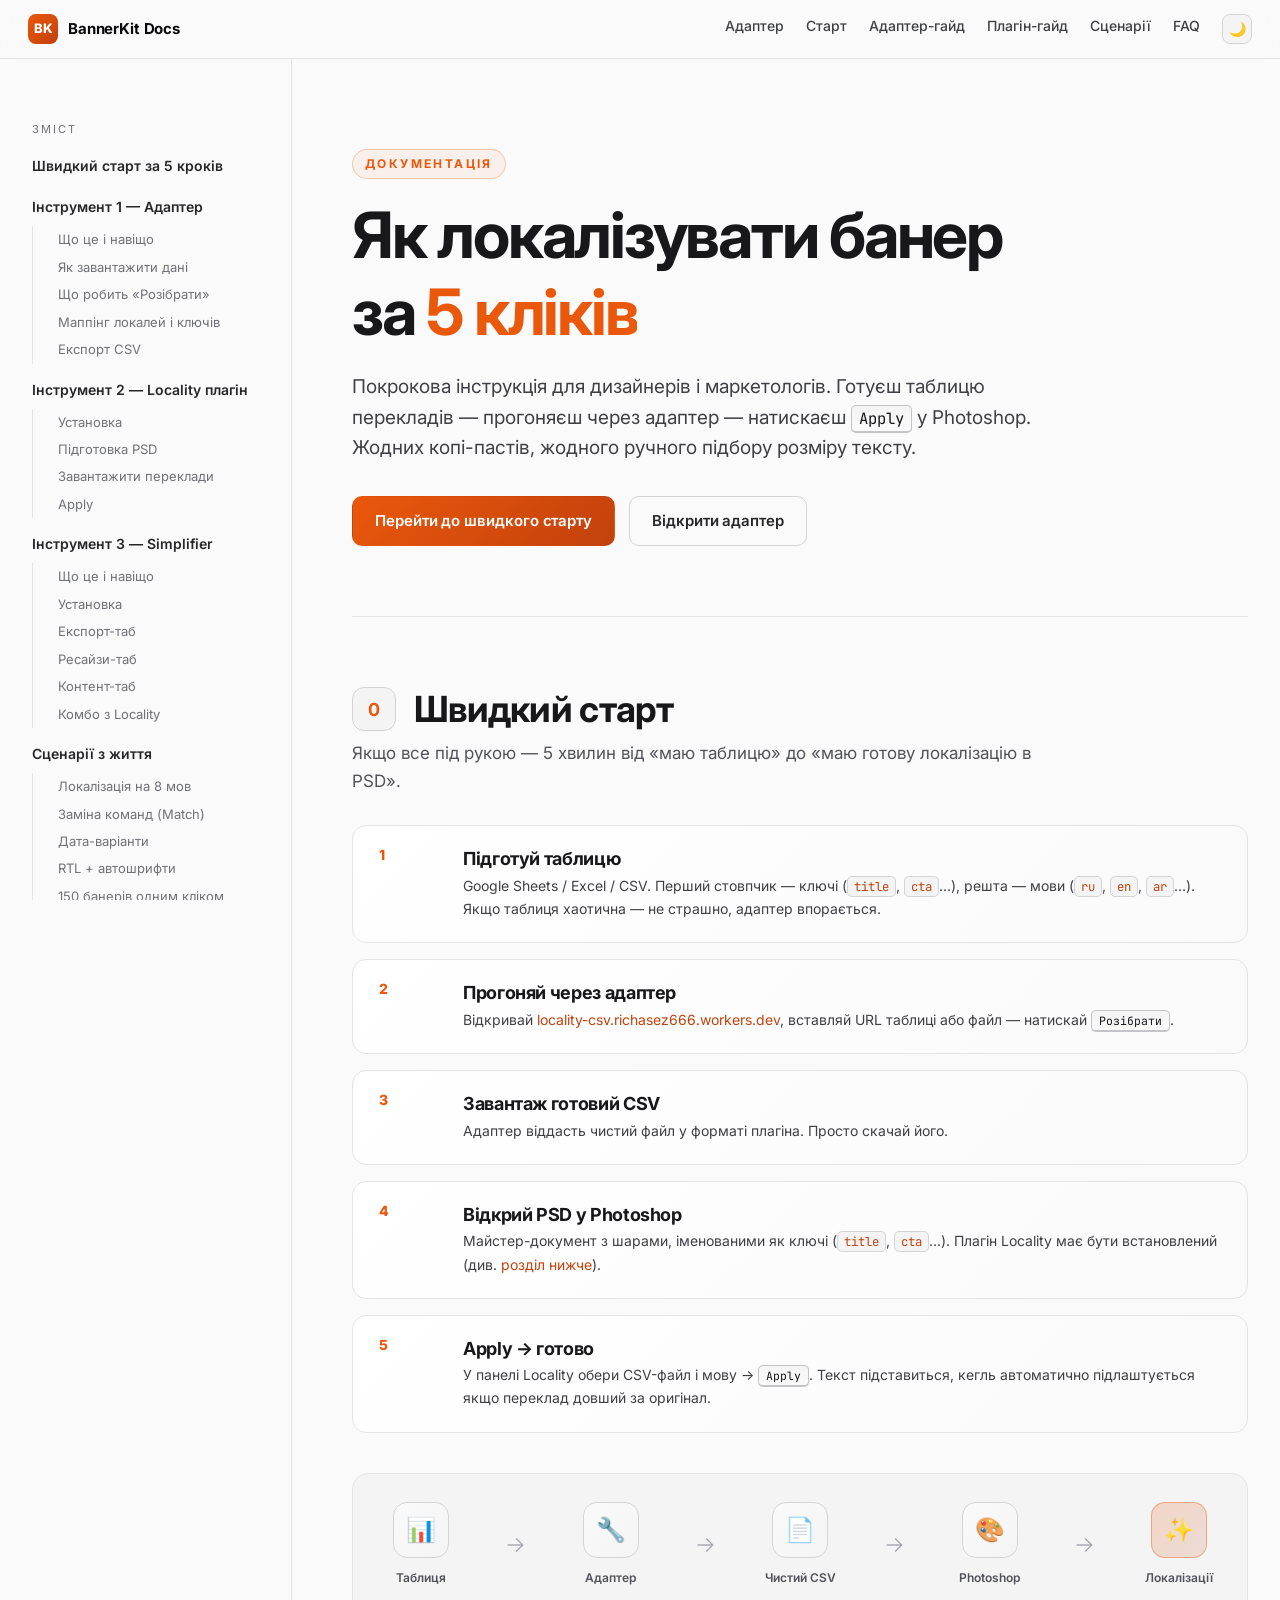
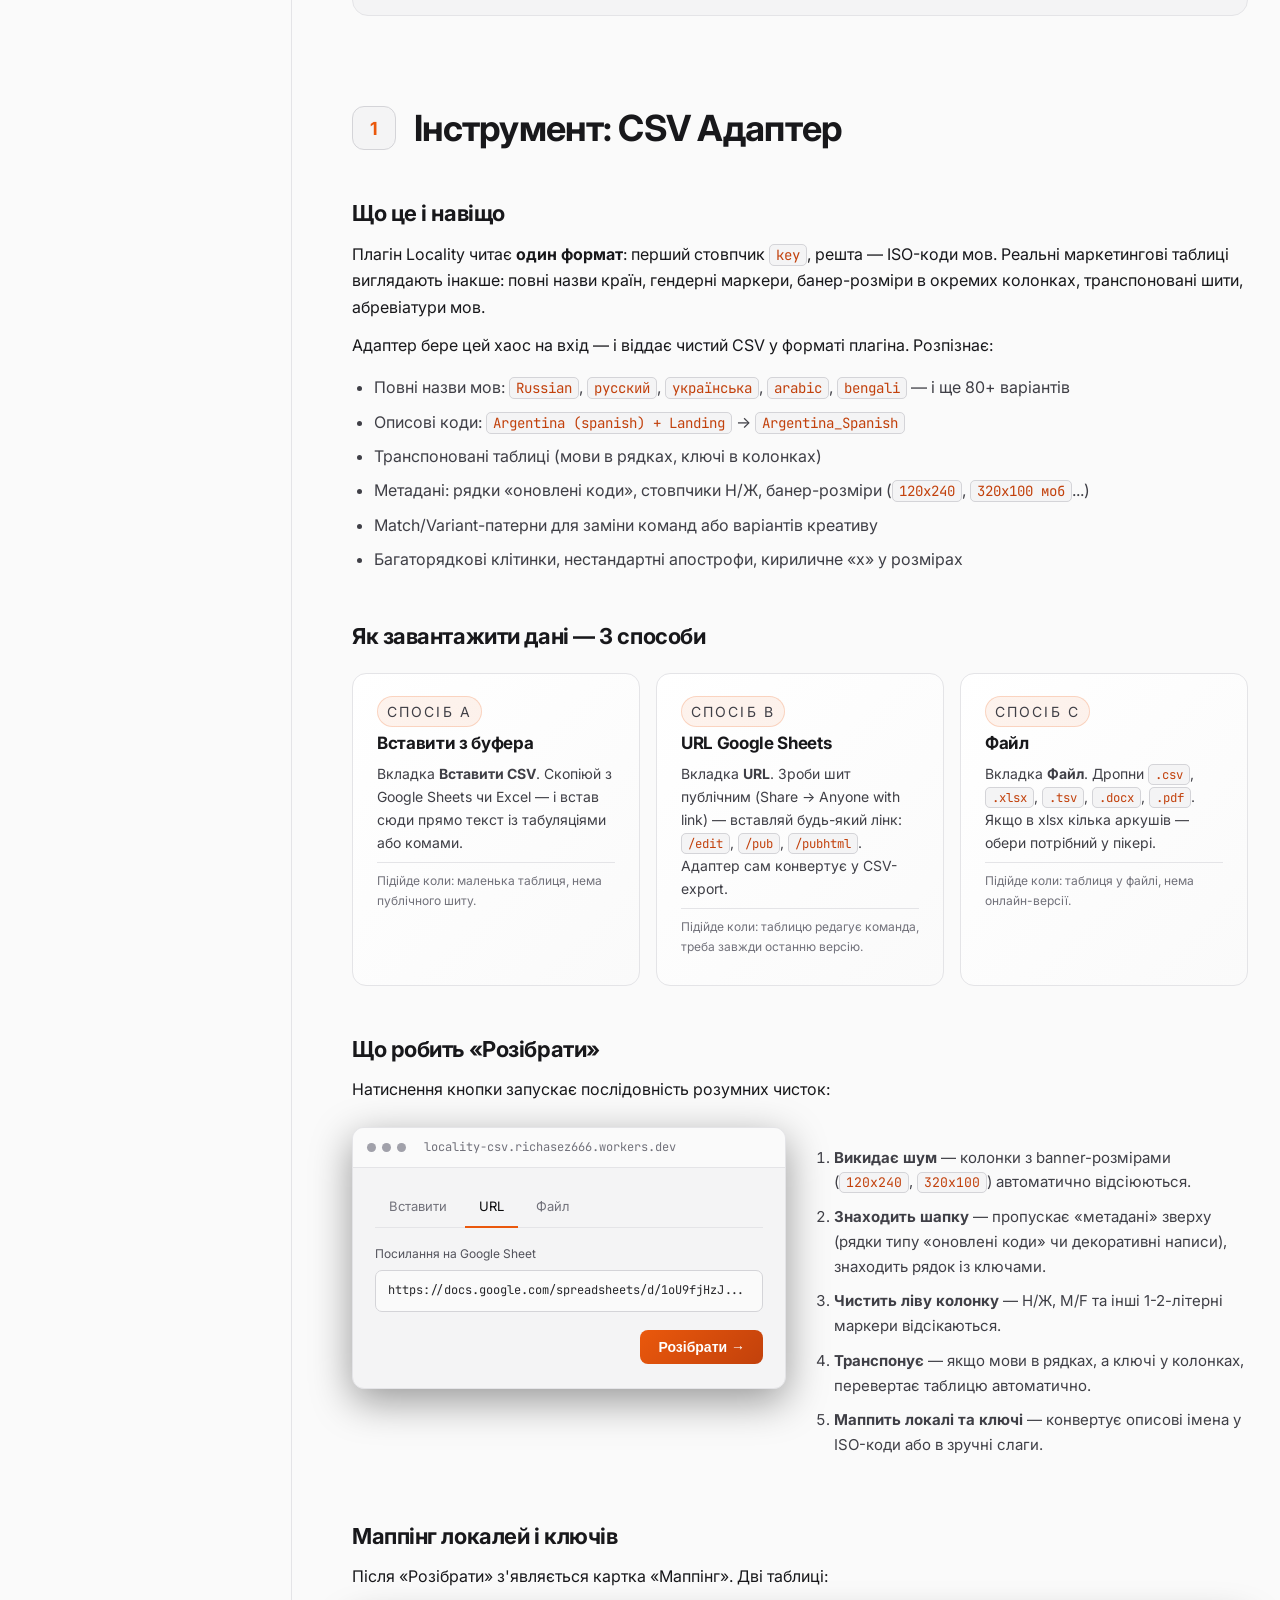
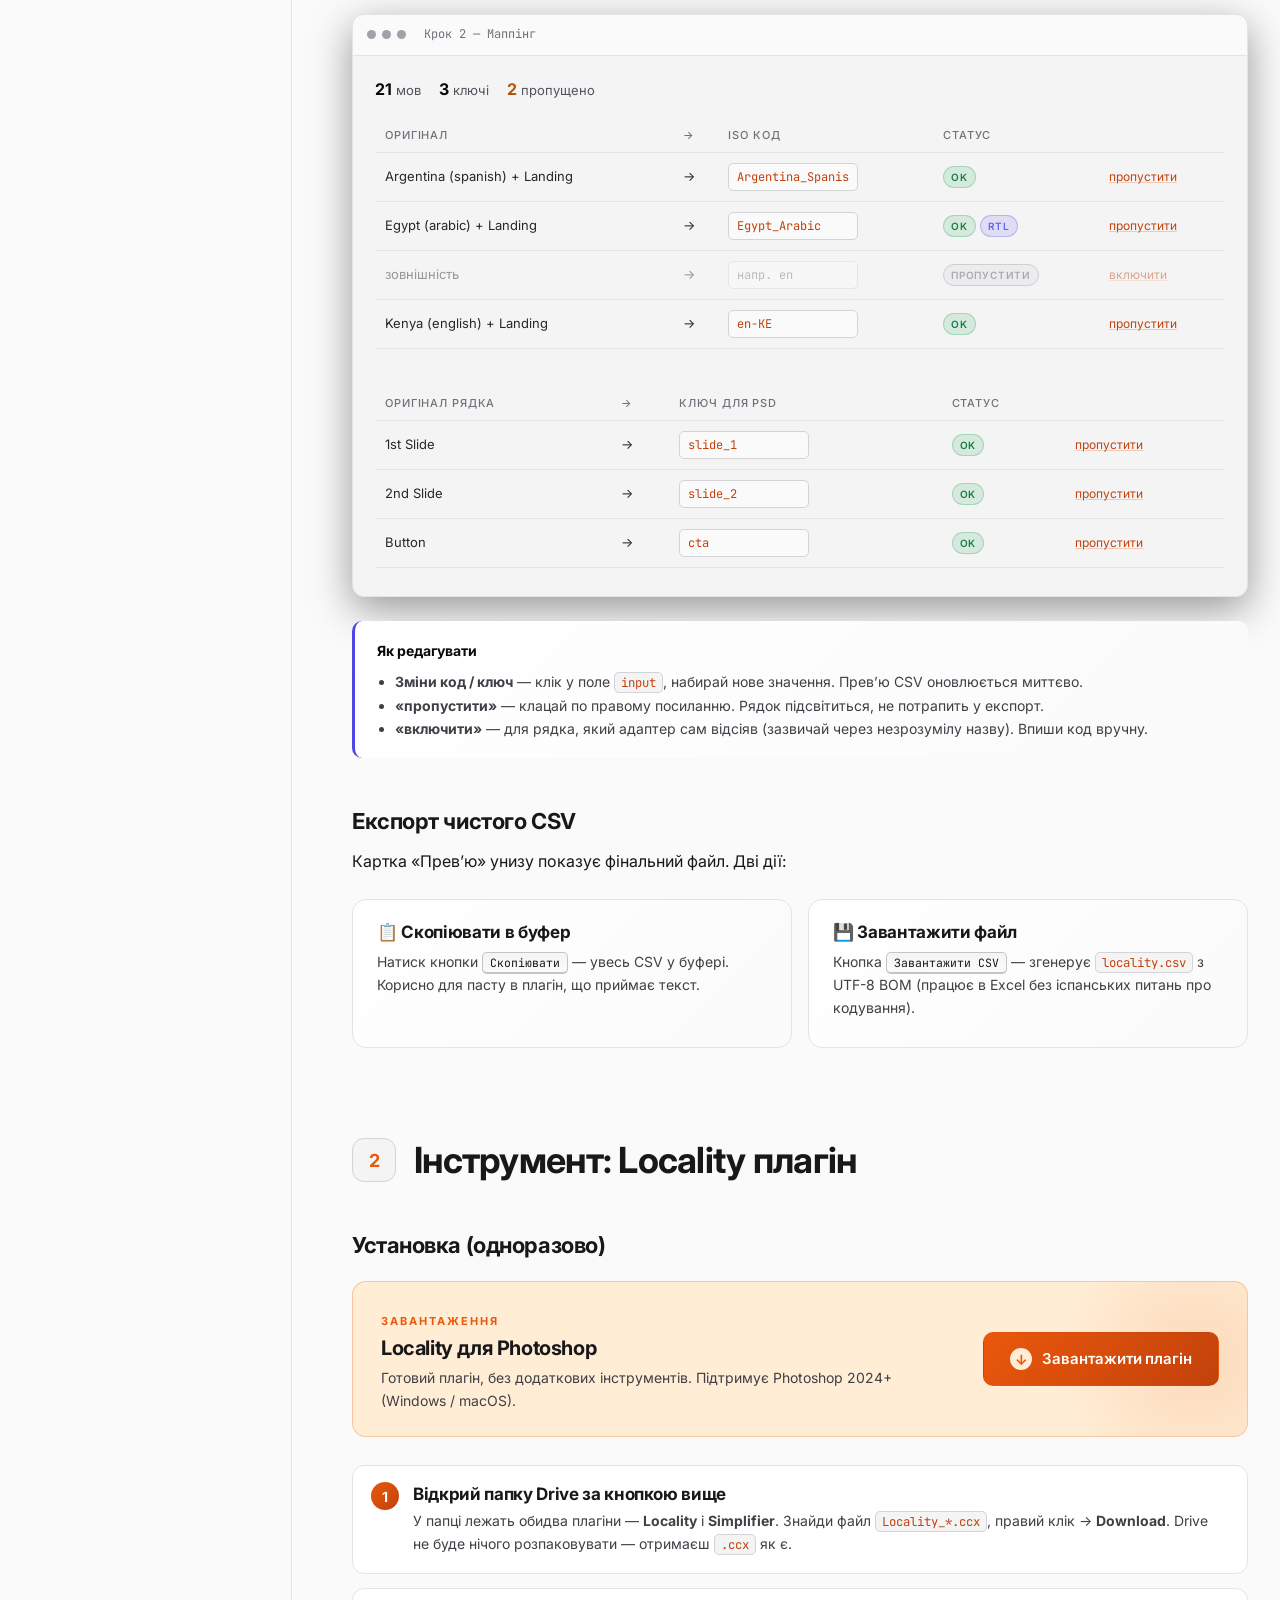
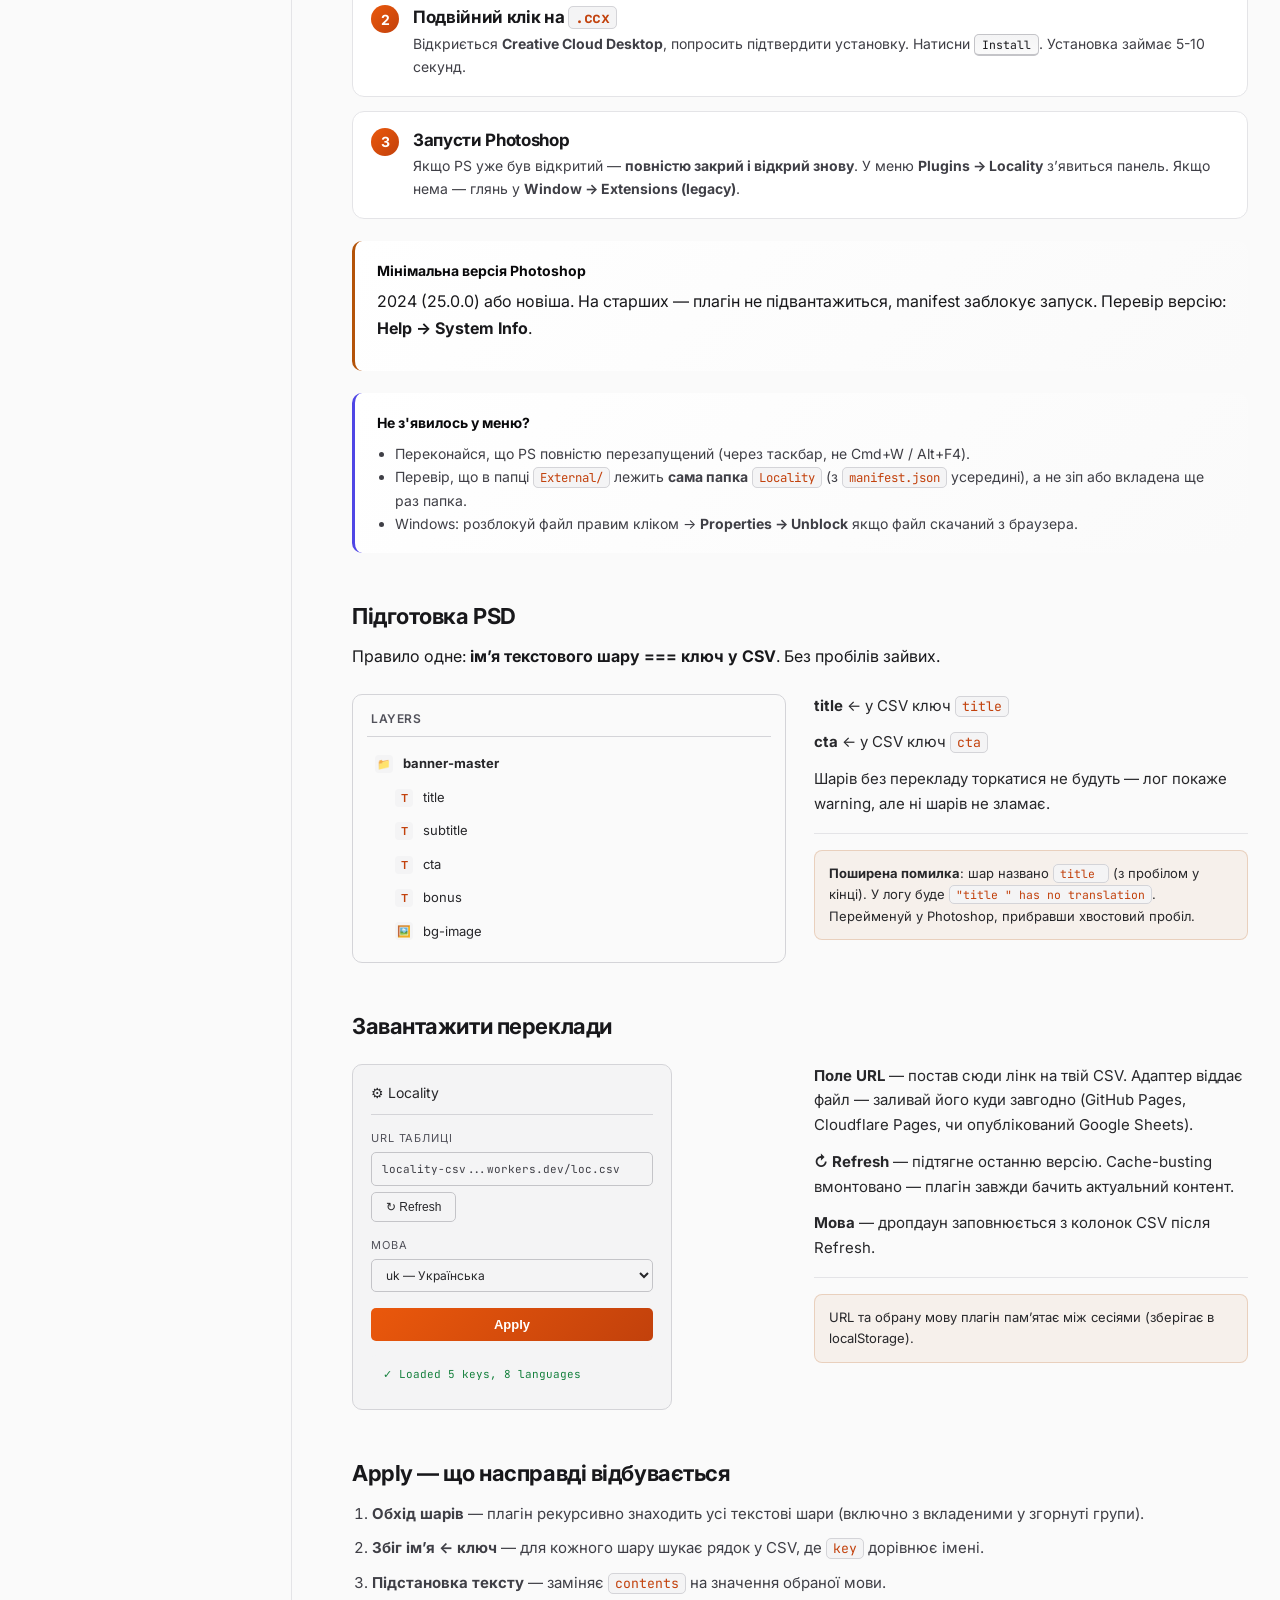
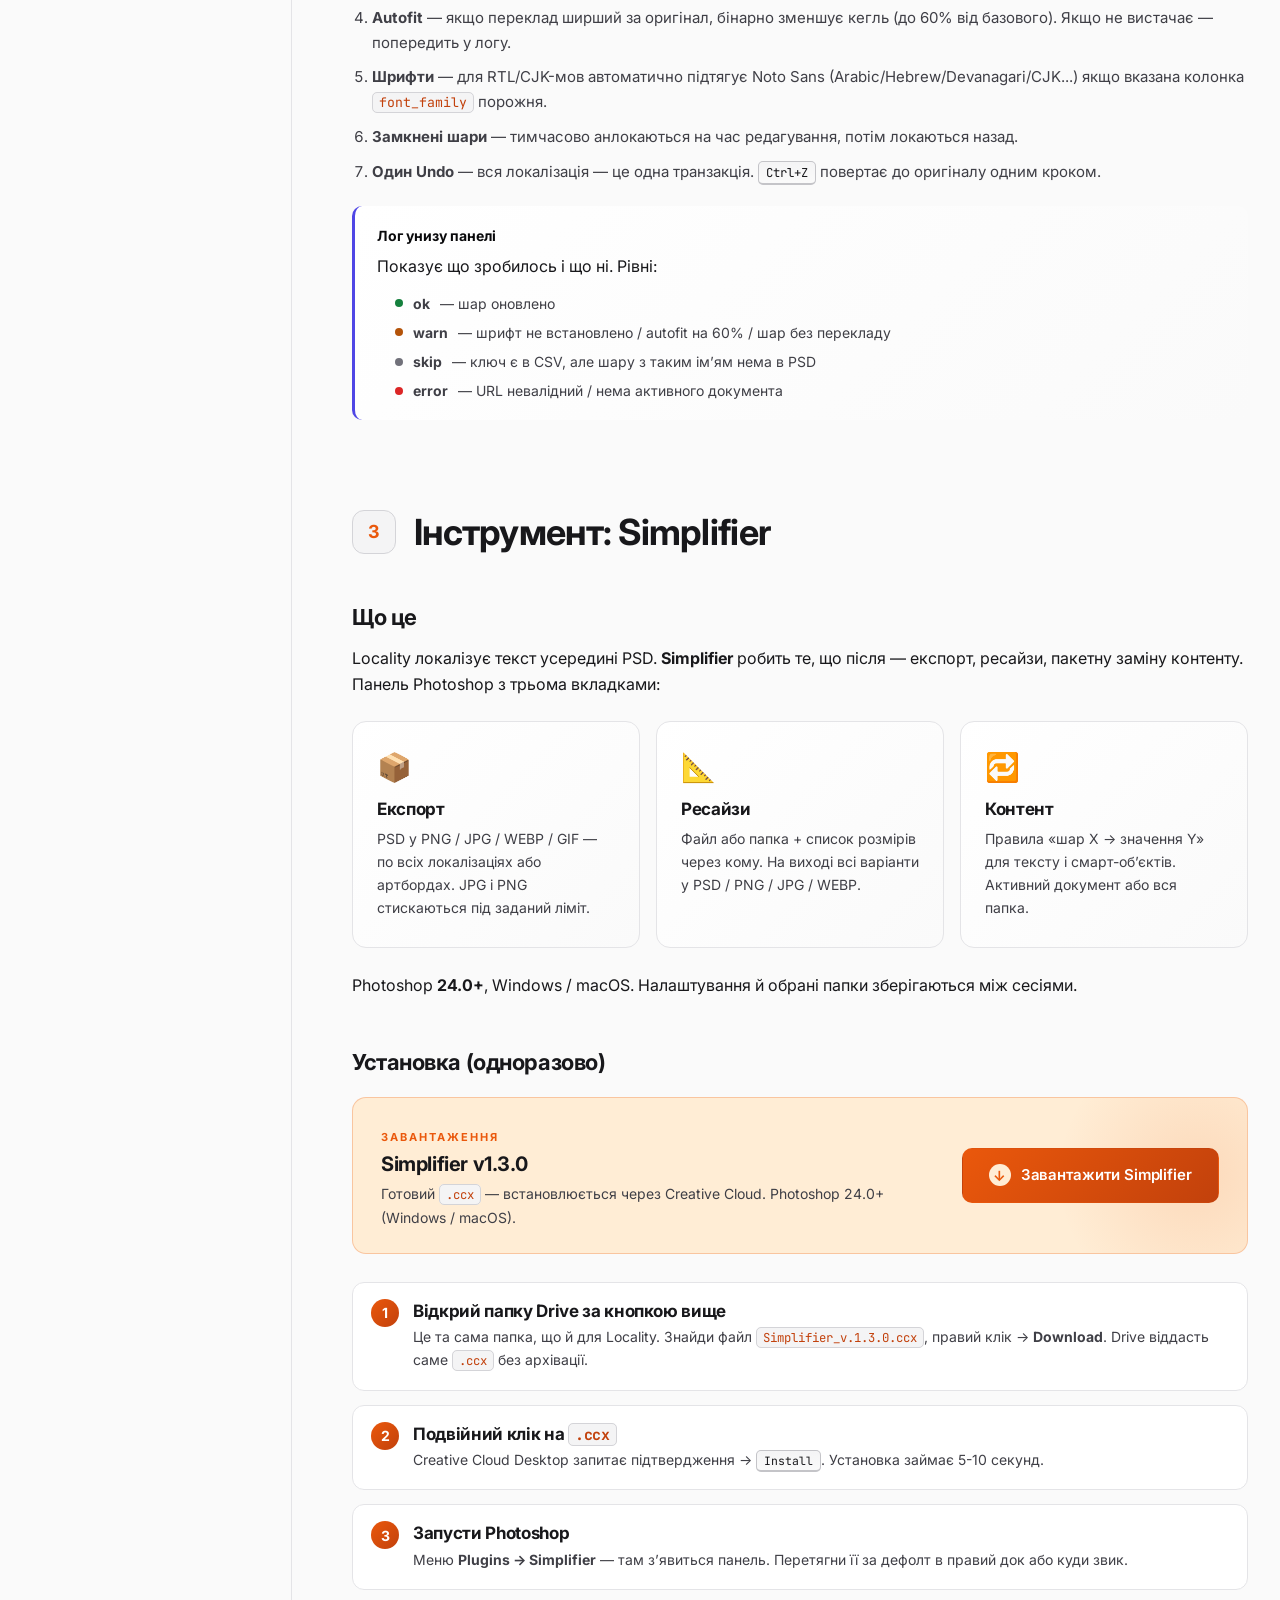
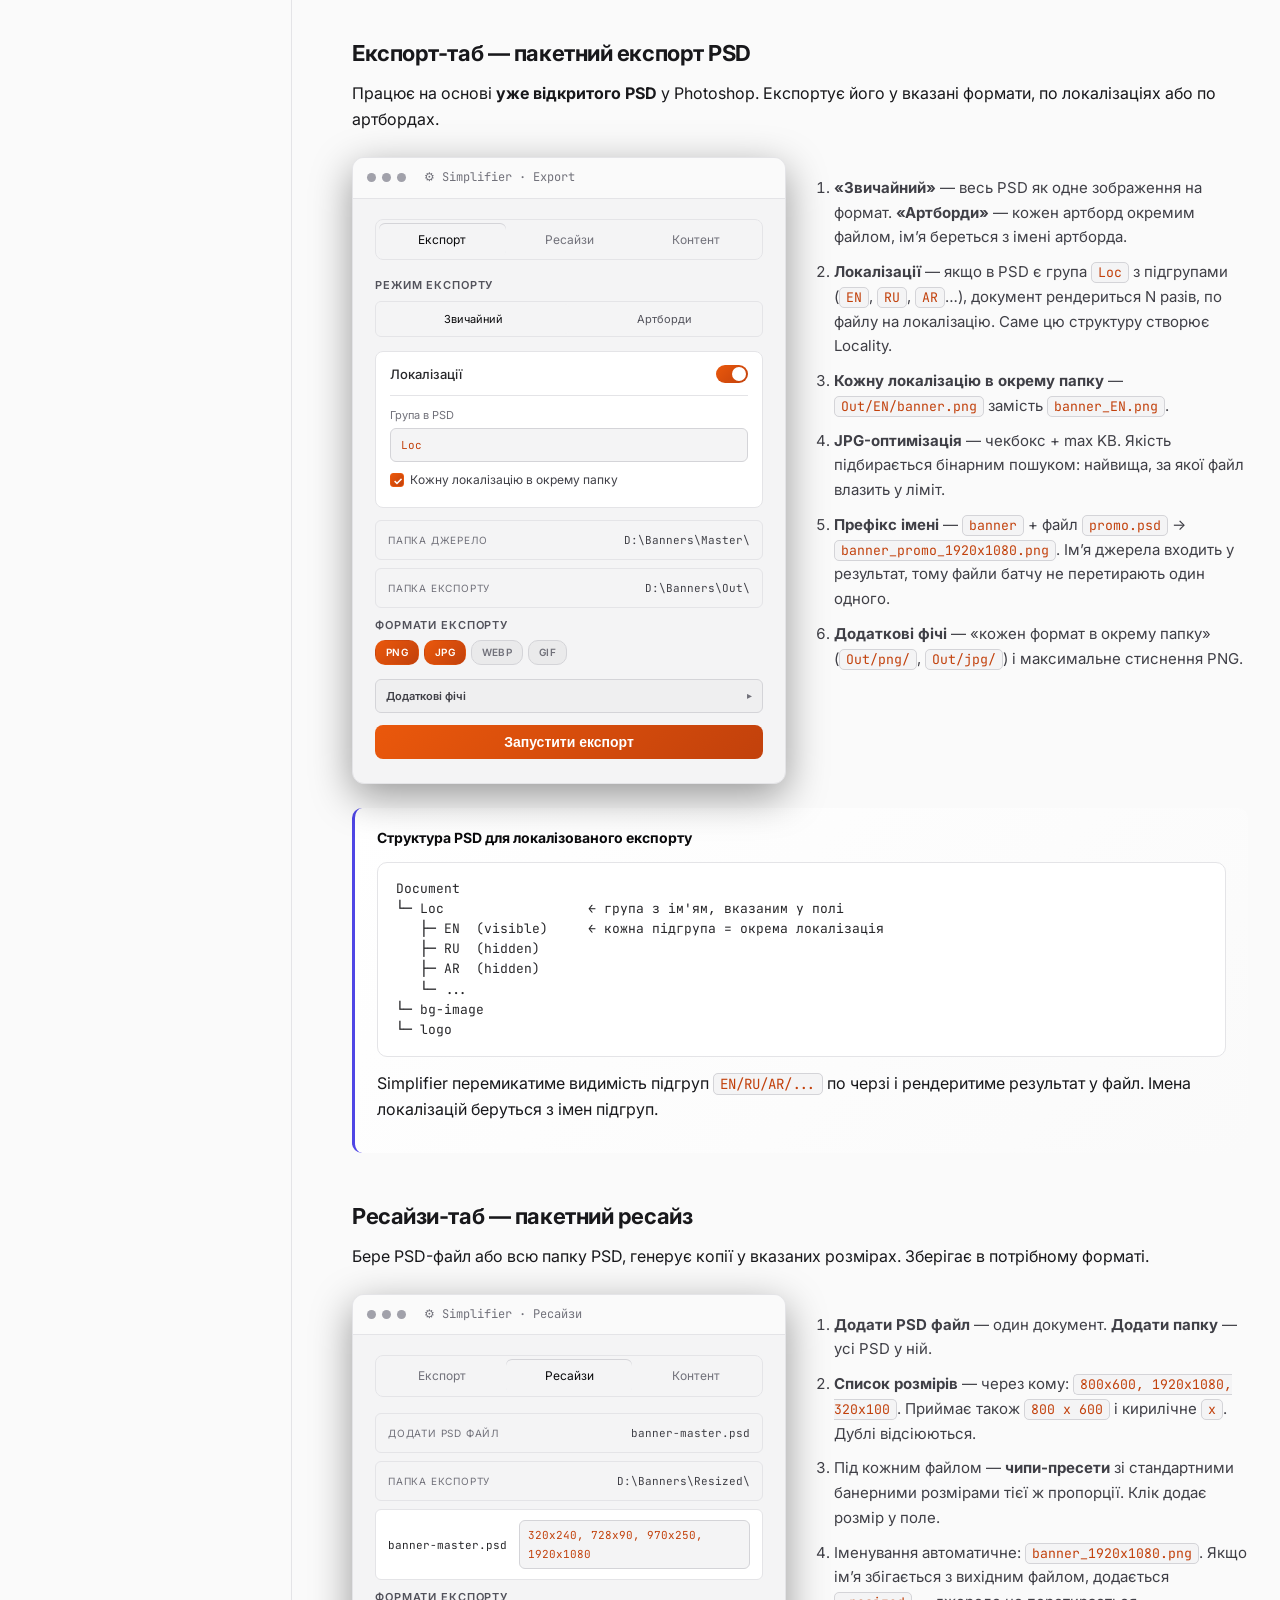
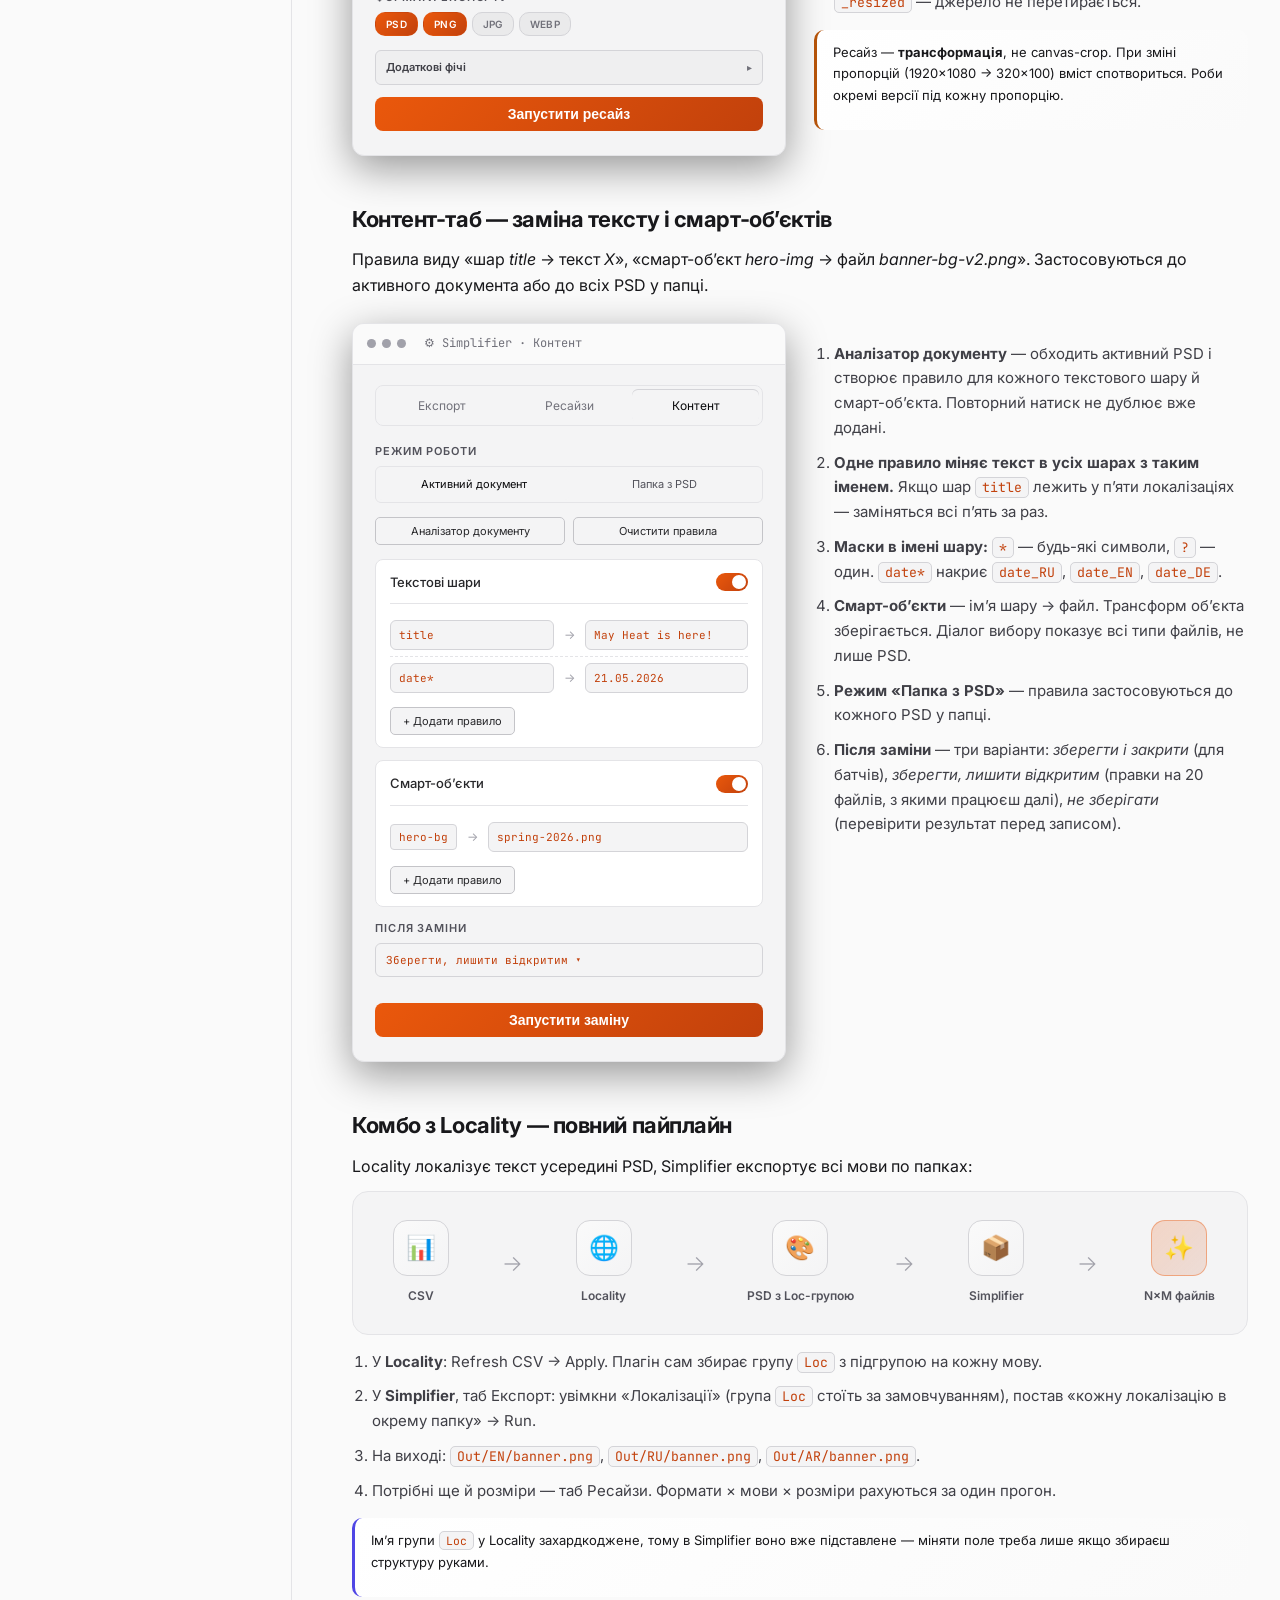
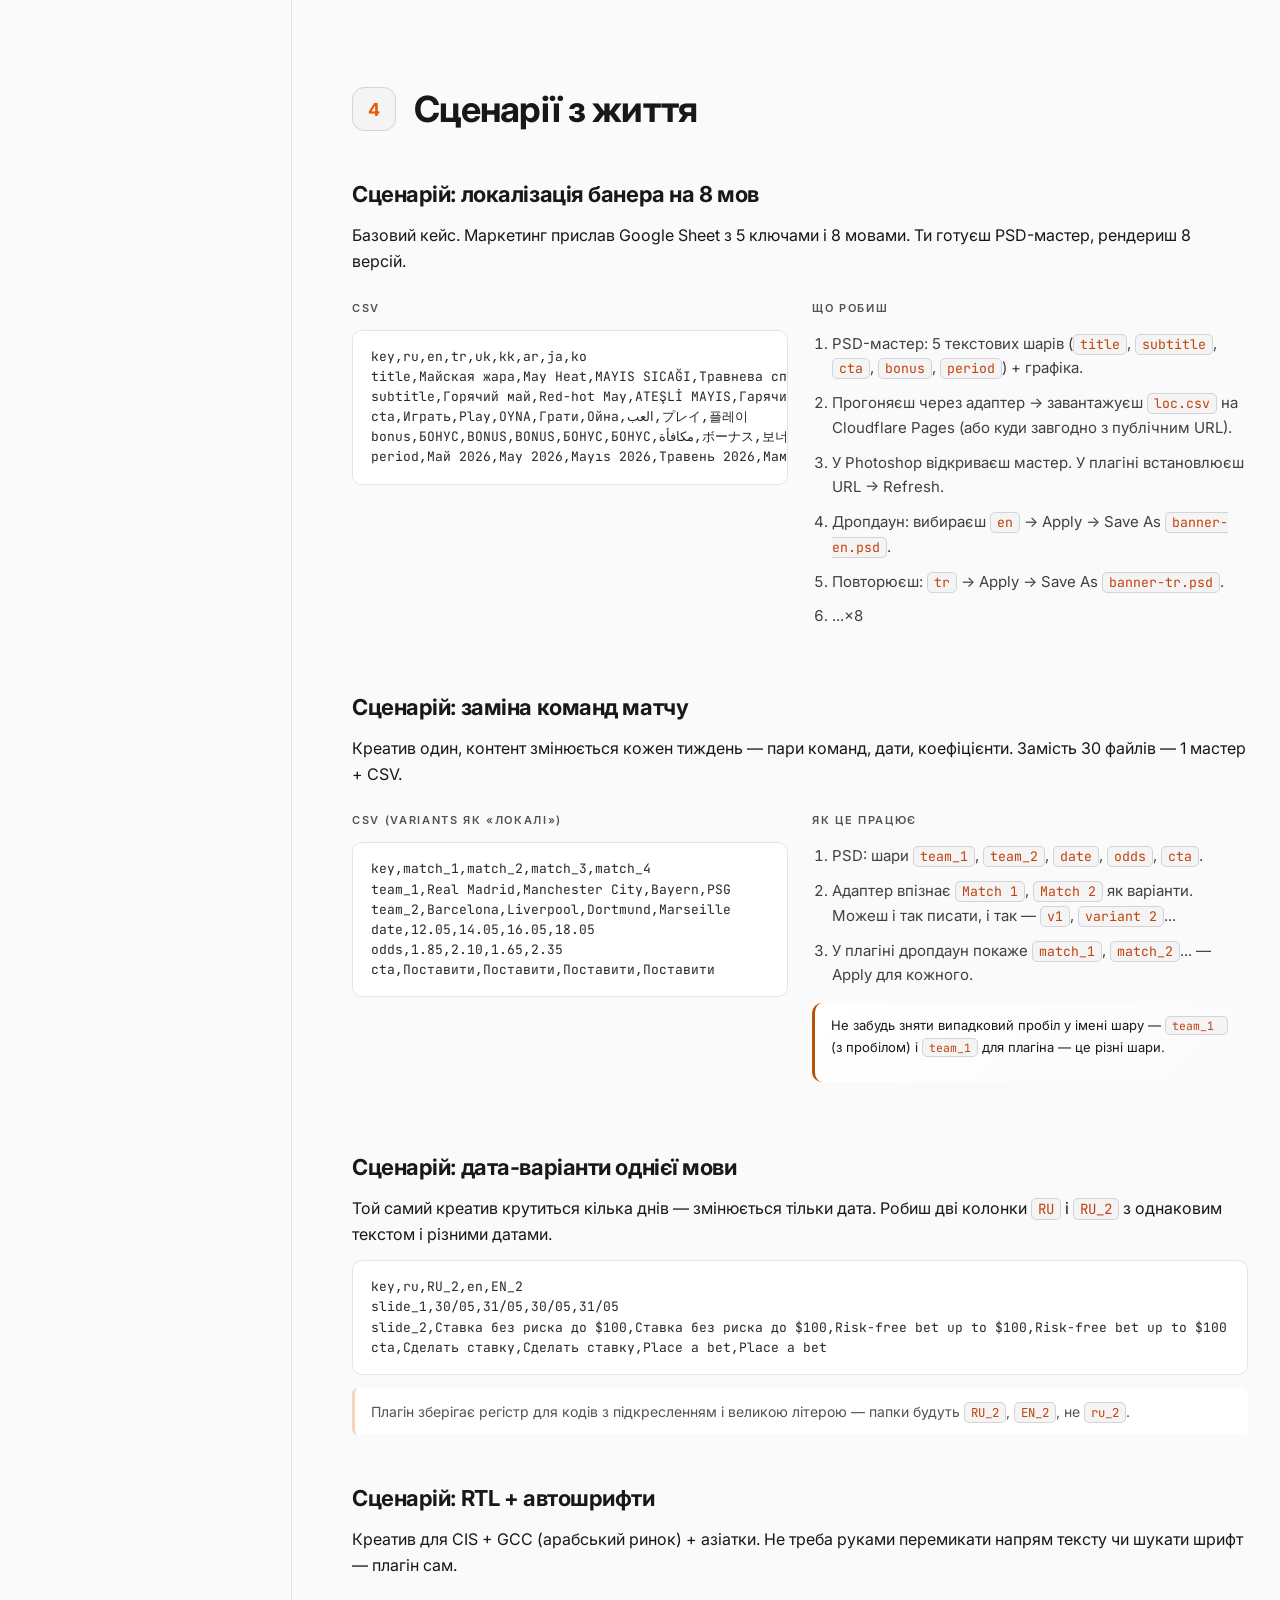
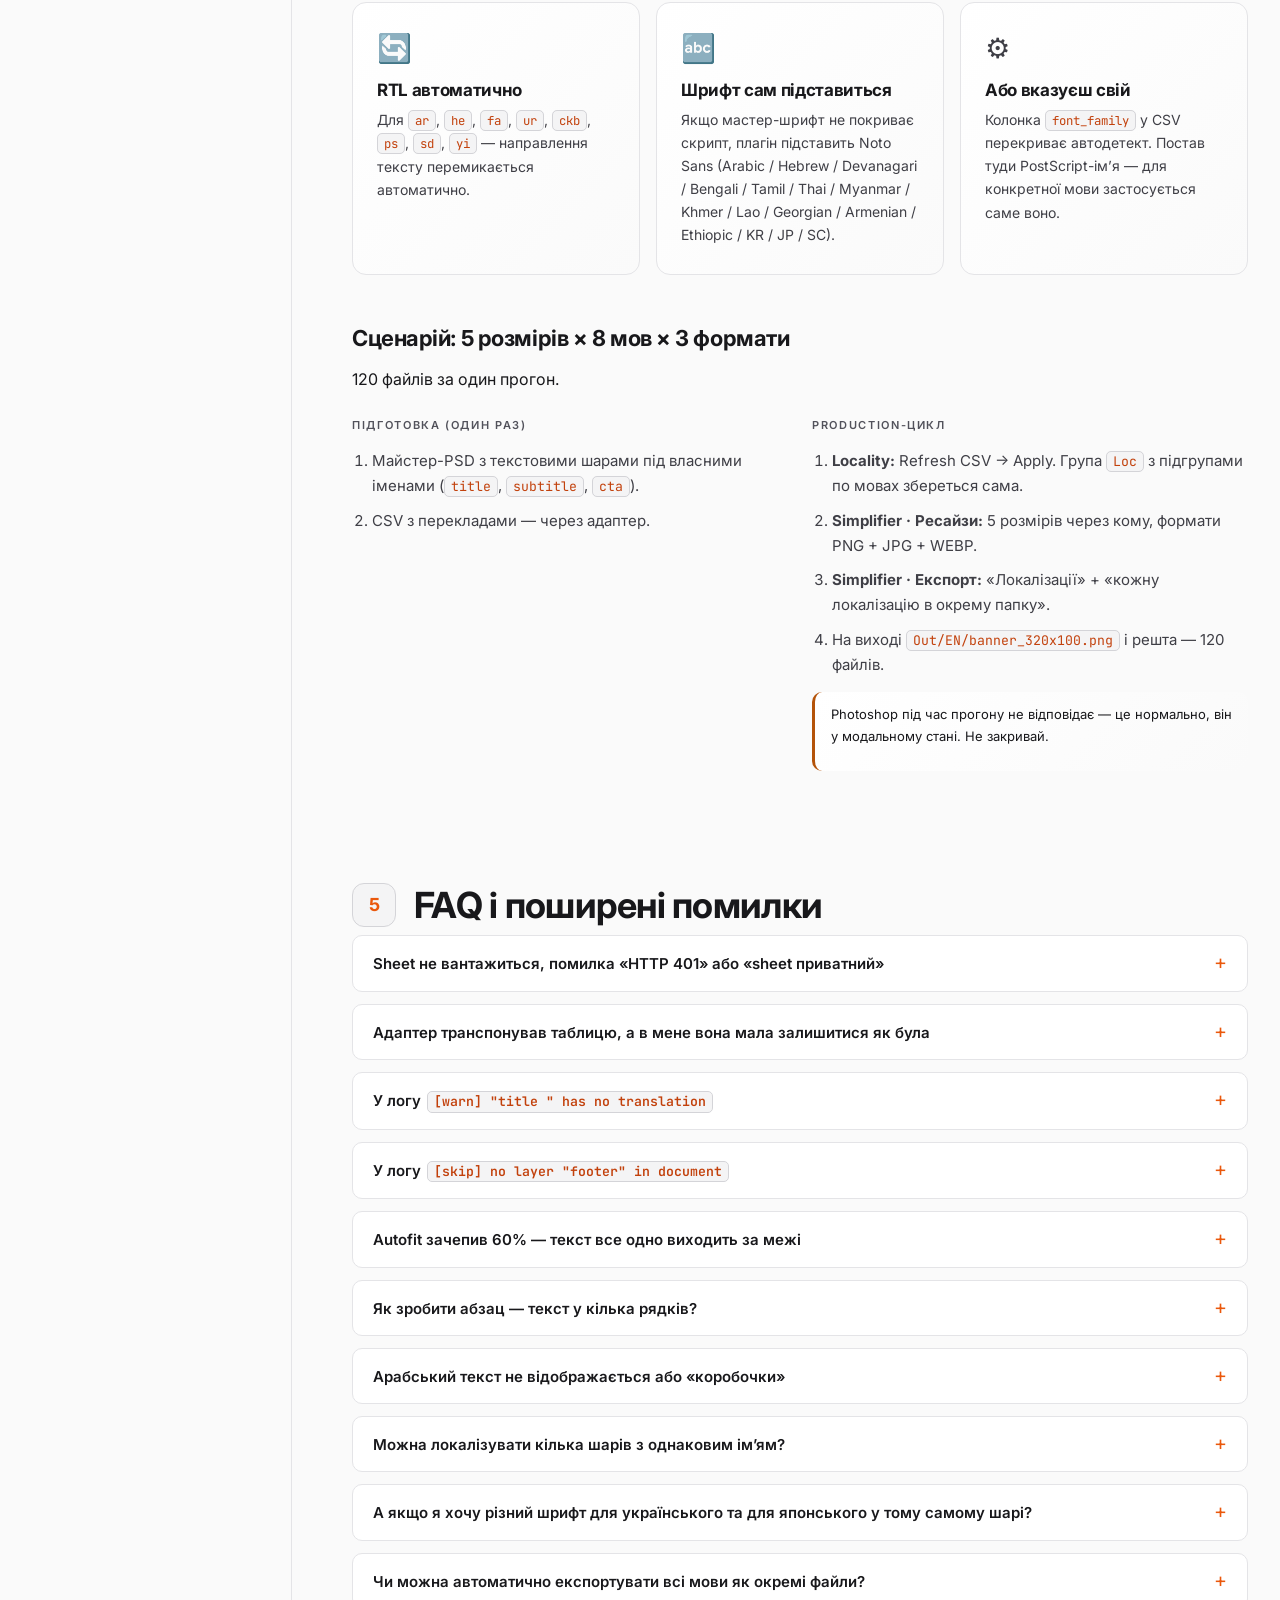
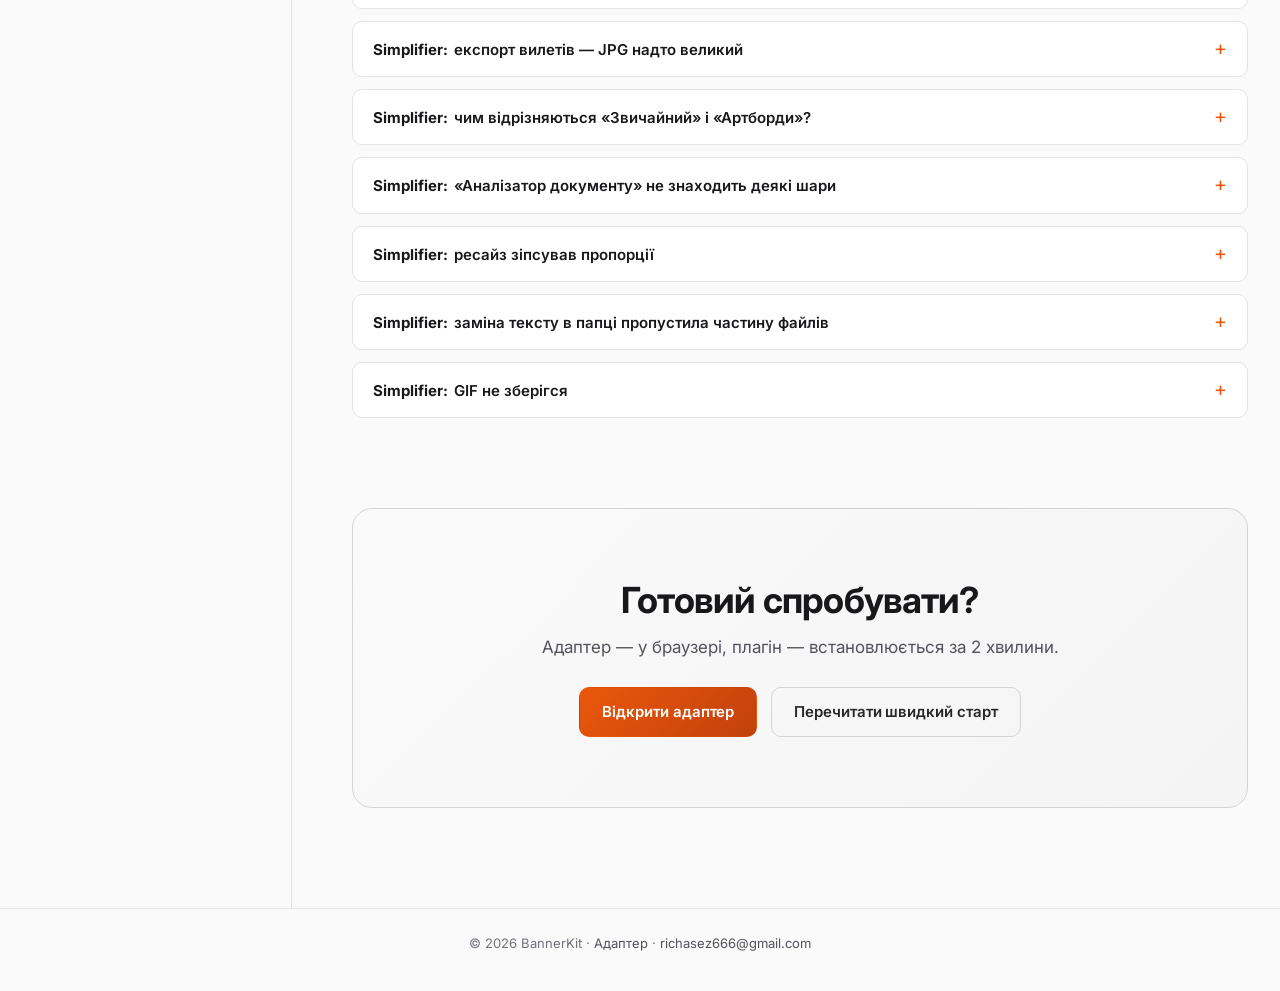
<file: docs/index.html>
<!doctype html>
<html lang="uk">
<head>
<meta charset="utf-8" />
<meta name="viewport" content="width=device-width,initial-scale=1" />
<title>Як працювати з Locality + Адаптером — Документація</title>
<meta name="description" content="Покрокова інструкція для дизайнерів і маркетологів: підготувати таблицю перекладів, прогнати через адаптер, локалізувати банер у Photoshop за два кліки." />
<!-- Тема ставиться ДО завантаження CSS, інакше на світлій системі
     на мить блимає темна. Ключ localStorage спільний з адаптером. -->
<script>
  (function () {
    try {
      var saved = localStorage.getItem("theme");
      var theme = saved || (window.matchMedia &&
        window.matchMedia("(prefers-color-scheme: light)").matches ? "light" : "dark");
      document.documentElement.setAttribute("data-theme", theme);
    } catch (e) {
      document.documentElement.setAttribute("data-theme", "dark");
    }
  })();
</script>
<!-- Фавікон інлайном: без зайвого файлу і без окремого запиту до сервера -->
<link rel="icon" href="data:image/svg+xml,%3Csvg xmlns='http://www.w3.org/2000/svg' viewBox='0 0 64 64'%3E%3Crect width='64' height='64' rx='14' fill='%23131313'/%3E%3Crect x='10' y='16' width='44' height='6' rx='3' fill='%23ff8b4d'/%3E%3Crect x='10' y='29' width='30' height='6' rx='3' fill='%23ff5e3a'/%3E%3Crect x='10' y='42' width='38' height='6' rx='3' fill='%23ff8b4d' opacity='.55'/%3E%3C/svg%3E" />
<link rel="preconnect" href="https://fonts.googleapis.com" />
<link rel="preconnect" href="https://fonts.gstatic.com" crossorigin />
<link href="https://fonts.googleapis.com/css2?family=Inter:wght@400;500;600;700;800&family=JetBrains+Mono:wght@400;500&display=swap" rel="stylesheet" />
<link rel="stylesheet" href="style.css" />
</head>
<body>

<header class="site-header">
  <a class="brand" href="../">
    <span class="brand-mark">BK</span>
    <span class="brand-name">BannerKit Docs</span>
  </a>
  <nav class="site-nav">
    <a href="../">Адаптер</a>
    <a href="#quickstart">Старт</a>
    <a href="#adapter">Адаптер-гайд</a>
    <a href="#plugin">Плагін-гайд</a>
    <a href="#scenarios">Сценарії</a>
    <a href="#faq">FAQ</a>
    <button id="theme-btn" class="theme-btn" type="button" aria-label="Перемкнути тему">
      <span id="theme-icon">☀</span>
    </button>
  </nav>
</header>

<main class="layout">

<aside class="toc">
  <div class="toc-inner">
    <p class="toc-title">Зміст</p>
    <ol class="toc-list">
      <li><a href="#quickstart">Швидкий старт за 5 кроків</a></li>
      <li>
        <a href="#adapter">Інструмент 1 — Адаптер</a>
        <ol>
          <li><a href="#a-why">Що це і навіщо</a></li>
          <li><a href="#a-input">Як завантажити дані</a></li>
          <li><a href="#a-parse">Що робить «Розібрати»</a></li>
          <li><a href="#a-map">Маппінг локалей і ключів</a></li>
          <li><a href="#a-export">Експорт CSV</a></li>
        </ol>
      </li>
      <li>
        <a href="#plugin">Інструмент 2 — Locality плагін</a>
        <ol>
          <li><a href="#p-install">Установка</a></li>
          <li><a href="#p-psd">Підготовка PSD</a></li>
          <li><a href="#p-load">Завантажити переклади</a></li>
          <li><a href="#p-apply">Apply</a></li>
        </ol>
      </li>
      <li>
        <a href="#simplifier">Інструмент 3 — Simplifier</a>
        <ol>
          <li><a href="#sm-why">Що це і навіщо</a></li>
          <li><a href="#sm-install">Установка</a></li>
          <li><a href="#sm-export">Експорт-таб</a></li>
          <li><a href="#sm-resize">Ресайзи-таб</a></li>
          <li><a href="#sm-content">Контент-таб</a></li>
          <li><a href="#sm-combo">Комбо з Locality</a></li>
        </ol>
      </li>
      <li>
        <a href="#scenarios">Сценарії з життя</a>
        <ol>
          <li><a href="#s-basic">Локалізація на 8 мов</a></li>
          <li><a href="#s-match">Заміна команд (Match)</a></li>
          <li><a href="#s-dates">Дата-варіанти</a></li>
          <li><a href="#s-rtl">RTL + автошрифти</a></li>
          <li><a href="#s-export-batch">150 банерів одним кліком</a></li>
        </ol>
      </li>
      <li><a href="#faq">FAQ і помилки</a></li>
    </ol>
  </div>
</aside>

<article class="content">

<section class="hero">
  <p class="eyebrow">Документація</p>
  <h1>Як локалізувати банер<br />за <em>5&nbsp;кліків</em></h1>
  <p class="lede">
    Покрокова інструкція для дизайнерів і маркетологів. Готуєш таблицю перекладів — прогоняєш через адаптер — натискаєш <kbd>Apply</kbd> у Photoshop. Жодних копі-пастів, жодного ручного підбору розміру тексту.
  </p>
  <div class="hero-cta">
    <a class="btn btn-primary" href="#quickstart">Перейти до швидкого старту</a>
    <a class="btn btn-ghost" href="../">Відкрити адаптер</a>
  </div>
</section>

<!-- ────────────────────────────────────────────────────── -->
<section id="quickstart" class="block">
  <h2><span class="block-num">0</span>Швидкий старт</h2>
  <p class="block-lede">Якщо все під рукою — 5 хвилин від «маю таблицю» до «маю готову локалізацію в PSD».</p>

  <ol class="qs-steps">
    <li>
      <p class="qs-num">1</p>
      <h3>Підготуй таблицю</h3>
      <p>Google Sheets / Excel / CSV. Перший стовпчик — ключі (<code>title</code>, <code>cta</code>...), решта — мови (<code>ru</code>, <code>en</code>, <code>ar</code>...). Якщо таблиця хаотична — не страшно, адаптер впорається.</p>
    </li>
    <li>
      <p class="qs-num">2</p>
      <h3>Прогоняй через адаптер</h3>
      <p>Відкривай <a href="../">locality-csv.richasez666.workers.dev</a>, вставляй URL таблиці або файл — натискай <kbd>Розібрати</kbd>.</p>
    </li>
    <li>
      <p class="qs-num">3</p>
      <h3>Завантаж готовий CSV</h3>
      <p>Адаптер віддасть чистий файл у форматі плагіна. Просто скачай його.</p>
    </li>
    <li>
      <p class="qs-num">4</p>
      <h3>Відкрий PSD у Photoshop</h3>
      <p>Майстер-документ з шарами, іменованими як ключі (<code>title</code>, <code>cta</code>...). Плагін Locality має бути встановлений (див. <a href="#p-install">розділ нижче</a>).</p>
    </li>
    <li>
      <p class="qs-num">5</p>
      <h3>Apply → готово</h3>
      <p>У панелі Locality обери CSV-файл і мову → <kbd>Apply</kbd>. Текст підставиться, кегль автоматично підлаштується якщо переклад довший за оригінал.</p>
    </li>
  </ol>

  <div class="qs-diagram">
    <div class="qs-stage">
      <div class="stage-icon">📊</div>
      <p>Таблиця</p>
    </div>
    <div class="qs-arrow">→</div>
    <div class="qs-stage">
      <div class="stage-icon">🔧</div>
      <p>Адаптер</p>
    </div>
    <div class="qs-arrow">→</div>
    <div class="qs-stage">
      <div class="stage-icon">📄</div>
      <p>Чистий CSV</p>
    </div>
    <div class="qs-arrow">→</div>
    <div class="qs-stage">
      <div class="stage-icon">🎨</div>
      <p>Photoshop</p>
    </div>
    <div class="qs-arrow">→</div>
    <div class="qs-stage stage-end">
      <div class="stage-icon">✨</div>
      <p>Локалізації</p>
    </div>
  </div>
</section>

<!-- ────────────────────────────────────────────────────── -->
<section id="adapter" class="block">
  <h2><span class="block-num">1</span>Інструмент: CSV Адаптер</h2>

  <div id="a-why" class="sub">
    <h3>Що це і навіщо</h3>
    <p>Плагін Locality читає <strong>один формат</strong>: перший стовпчик <code>key</code>, решта — ISO-коди мов. Реальні маркетингові таблиці виглядають інакше: повні назви країн, гендерні маркери, банер-розміри в окремих колонках, транспоновані шити, абревіатури мов.</p>
    <p>Адаптер бере цей хаос на вхід — і віддає чистий CSV у форматі плагіна. Розпізнає:</p>
    <ul class="feature-list">
      <li>Повні назви мов: <code>Russian</code>, <code>русский</code>, <code>українська</code>, <code>arabic</code>, <code>bengali</code> — і ще 80+ варіантів</li>
      <li>Описові коди: <code>Argentina (spanish) + Landing</code> → <code>Argentina_Spanish</code></li>
      <li>Транспоновані таблиці (мови в рядках, ключі в колонках)</li>
      <li>Метадані: рядки «оновлені коди», стовпчики Н/Ж, банер-розміри (<code>120x240</code>, <code>320х100 моб</code>...)</li>
      <li>Match/Variant-патерни для заміни команд або варіантів креативу</li>
      <li>Багаторядкові клітинки, нестандартні апострофи, кириличне «х» у розмірах</li>
    </ul>
  </div>

  <div id="a-input" class="sub">
    <h3>Як завантажити дані — 3 способи</h3>
    <div class="cards-3">
      <div class="card">
        <p class="card-tag">Спосіб A</p>
        <h4>Вставити з буфера</h4>
        <p>Вкладка <strong>Вставити CSV</strong>. Скопіюй з Google Sheets чи Excel — і встав сюди прямо текст із табуляціями або комами.</p>
        <p class="card-when">Підійде коли: маленька таблиця, нема публічного шиту.</p>
      </div>
      <div class="card">
        <p class="card-tag">Спосіб B</p>
        <h4>URL Google Sheets</h4>
        <p>Вкладка <strong>URL</strong>. Зроби шит публічним (Share → Anyone with link) — вставляй будь-який лінк: <code>/edit</code>, <code>/pub</code>, <code>/pubhtml</code>. Адаптер сам конвертує у CSV-export.</p>
        <p class="card-when">Підійде коли: таблицю редагує команда, треба завжди останню версію.</p>
      </div>
      <div class="card">
        <p class="card-tag">Спосіб C</p>
        <h4>Файл</h4>
        <p>Вкладка <strong>Файл</strong>. Дропни <code>.csv</code>, <code>.xlsx</code>, <code>.tsv</code>, <code>.docx</code>, <code>.pdf</code>. Якщо в xlsx кілька аркушів — обери потрібний у пікері.</p>
        <p class="card-when">Підійде коли: таблиця у файлі, нема онлайн-версії.</p>
      </div>
    </div>
  </div>

  <div id="a-parse" class="sub">
    <h3>Що робить «Розібрати»</h3>
    <p>Натиснення кнопки запускає послідовність розумних чисток:</p>

    <div class="mockup-row">
      <div class="mockup">
        <div class="mockup-bar">
          <span class="dot"></span><span class="dot"></span><span class="dot"></span>
          <p class="mockup-url">locality-csv.richasez666.workers.dev</p>
        </div>
        <div class="mockup-body">
          <div class="m-tabs">
            <span class="m-tab">Вставити</span>
            <span class="m-tab active">URL</span>
            <span class="m-tab">Файл</span>
          </div>
          <div class="m-field">
            <label>Посилання на Google Sheet</label>
            <div class="m-input">https://docs.google.com/spreadsheets/d/1oU9fjHzJ...</div>
          </div>
          <div class="m-actions">
            <button class="m-btn-primary highlight-pulse">Розібрати →</button>
          </div>
        </div>
      </div>

      <div class="mockup-explain">
        <ol class="explain-list">
          <li><strong>Викидає шум</strong> — колонки з banner-розмірами (<code>120x240</code>, <code>320х100</code>) автоматично відсіюються.</li>
          <li><strong>Знаходить шапку</strong> — пропускає «метадані» зверху (рядки типу «оновлені коди» чи декоративні написи), знаходить рядок із ключами.</li>
          <li><strong>Чистить ліву колонку</strong> — Н/Ж, M/F та інші 1-2-літерні маркери відсікаються.</li>
          <li><strong>Транспонує</strong> — якщо мови в рядках, а ключі у колонках, перевертає таблицю автоматично.</li>
          <li><strong>Маппить локалі та ключі</strong> — конвертує описові імена у ISO-коди або в зручні слаги.</li>
        </ol>
      </div>
    </div>
  </div>

  <div id="a-map" class="sub">
    <h3>Маппінг локалей і ключів</h3>
    <p>Після «Розібрати» з'являється картка «Маппінг». Дві таблиці:</p>

    <div class="mockup mockup-wide">
      <div class="mockup-bar">
        <span class="dot"></span><span class="dot"></span><span class="dot"></span>
        <p class="mockup-url">Крок 2 — Маппінг</p>
      </div>
      <div class="mockup-body">
        <div class="m-stats">
          <span><strong>21</strong> мов</span>
          <span><strong>3</strong> ключі</span>
          <span class="m-stat-warn"><strong>2</strong> пропущено</span>
        </div>

        <table class="m-table">
          <thead>
            <tr><th>Оригінал</th><th>→</th><th>ISO код</th><th>Статус</th><th></th></tr>
          </thead>
          <tbody>
            <tr><td>Argentina (spanish) + Landing</td><td>→</td><td><input value="Argentina_Spanish" /></td><td><span class="badge ok">ok</span></td><td><span class="link">пропустити</span></td></tr>
            <tr><td>Egypt (arabic) + Landing</td><td>→</td><td><input value="Egypt_Arabic" /></td><td><span class="badge ok">ok</span><span class="badge rtl">RTL</span></td><td><span class="link">пропустити</span></td></tr>
            <tr class="m-skipped"><td>зовнішність</td><td>→</td><td><input value="" placeholder="напр. en" /></td><td><span class="badge skip">пропустити</span></td><td><span class="link">включити</span></td></tr>
            <tr><td>Kenya (english) + Landing</td><td>→</td><td><input value="en-KE" /></td><td><span class="badge ok">ok</span></td><td><span class="link">пропустити</span></td></tr>
          </tbody>
        </table>

        <p class="m-divider"></p>

        <table class="m-table">
          <thead>
            <tr><th>Оригінал рядка</th><th>→</th><th>Ключ для PSD</th><th>Статус</th><th></th></tr>
          </thead>
          <tbody>
            <tr><td>1st Slide</td><td>→</td><td><input value="slide_1" /></td><td><span class="badge ok">ok</span></td><td><span class="link">пропустити</span></td></tr>
            <tr><td>2nd Slide</td><td>→</td><td><input value="slide_2" /></td><td><span class="badge ok">ok</span></td><td><span class="link">пропустити</span></td></tr>
            <tr><td>Button</td><td>→</td><td><input value="cta" /></td><td><span class="badge ok">ok</span></td><td><span class="link">пропустити</span></td></tr>
          </tbody>
        </table>
      </div>
    </div>

    <div class="callout callout-info">
      <p class="callout-title">Як редагувати</p>
      <ul>
        <li><strong>Зміни код / ключ</strong> — клік у поле <code>input</code>, набирай нове значення. Превʼю CSV оновлюється миттєво.</li>
        <li><strong>«пропустити»</strong> — клацай по правому посиланню. Рядок підсвітиться, не потрапить у експорт.</li>
        <li><strong>«включити»</strong> — для рядка, який адаптер сам відсіяв (зазвичай через незрозумілу назву). Впиши код вручну.</li>
      </ul>
    </div>
  </div>

  <div id="a-export" class="sub">
    <h3>Експорт чистого CSV</h3>
    <p>Картка «Превʼю» унизу показує фінальний файл. Дві дії:</p>
    <div class="cards-2">
      <div class="card">
        <h4>📋 Скопіювати в буфер</h4>
        <p>Натиск кнопки <kbd>Скопіювати</kbd> — увесь CSV у буфері. Корисно для пасту в плагін, що приймає текст.</p>
      </div>
      <div class="card">
        <h4>💾 Завантажити файл</h4>
        <p>Кнопка <kbd>Завантажити CSV</kbd> — згенерує <code>locality.csv</code> з UTF-8 BOM (працює в Excel без іспанських питань про кодування).</p>
      </div>
    </div>
  </div>

</section>

<!-- ────────────────────────────────────────────────────── -->
<section id="plugin" class="block">
  <h2><span class="block-num">2</span>Інструмент: Locality плагін</h2>

  <div id="p-install" class="sub">
    <h3>Установка (одноразово)</h3>

    <div class="download-card">
      <div class="download-card-info">
        <p class="download-card-tag">Завантаження</p>
        <h4>Locality для Photoshop</h4>
        <p class="download-card-desc">Готовий плагін, без додаткових інструментів. Підтримує Photoshop 2024+ (Windows / macOS).</p>
      </div>
      <a class="btn btn-primary btn-download" href="https://drive.google.com/drive/folders/18lmPGpV10lL82HBEcCqOEVowFU1CTWhQ?usp=sharing" target="_blank" rel="noopener">
        <span class="dl-icon">↓</span>
        Завантажити плагін
      </a>
    </div>

    <ol class="steps-list">
      <li>
        <h4>Відкрий папку Drive за кнопкою вище</h4>
        <p>У папці лежать обидва плагіни — <strong>Locality</strong> і <strong>Simplifier</strong>. Знайди файл <code>Locality_*.ccx</code>, правий клік → <strong>Download</strong>. Drive не буде нічого розпаковувати — отримаєш <code>.ccx</code> як є.</p>
      </li>
      <li>
        <h4>Подвійний клік на <code>.ccx</code></h4>
        <p>Відкриється <strong>Creative Cloud Desktop</strong>, попросить підтвердити установку. Натисни <kbd>Install</kbd>. Установка займає 5-10 секунд.</p>
      </li>
      <li>
        <h4>Запусти Photoshop</h4>
        <p>Якщо PS уже був відкритий — <strong>повністю закрий і відкрий знову</strong>. У меню <strong>Plugins → Locality</strong> зʼявиться панель. Якщо нема — глянь у <strong>Window → Extensions (legacy)</strong>.</p>
      </li>
    </ol>

    <div class="callout callout-warn">
      <p class="callout-title">Мінімальна версія Photoshop</p>
      <p>2024 (25.0.0) або новіша. На старших — плагін не підвантажиться, manifest заблокує запуск. Перевір версію: <strong>Help → System Info</strong>.</p>
    </div>

    <div class="callout callout-info">
      <p class="callout-title">Не з'явилось у меню?</p>
      <ul>
        <li>Переконайся, що PS повністю перезапущений (через таскбар, не Cmd+W / Alt+F4).</li>
        <li>Перевір, що в папці <code>External/</code> лежить <strong>сама папка</strong> <code>Locality</code> (з <code>manifest.json</code> усередині), а не зіп або вкладена ще раз папка.</li>
        <li>Windows: розблокуй файл правим кліком → <strong>Properties → Unblock</strong> якщо файл скачаний з браузера.</li>
      </ul>
    </div>
  </div>

  <div id="p-psd" class="sub">
    <h3>Підготовка PSD</h3>
    <p>Правило одне: <strong>імʼя текстового шару === ключ у CSV</strong>. Без пробілів зайвих.</p>

    <div class="mockup-row">
      <div class="psd-mockup">
        <p class="psd-title">Layers</p>
        <ul class="psd-layers">
          <li><span class="psd-icon">📁</span><strong>banner-master</strong></li>
          <li class="psd-nested"><span class="psd-icon">T</span>title</li>
          <li class="psd-nested"><span class="psd-icon">T</span>subtitle</li>
          <li class="psd-nested"><span class="psd-icon">T</span>cta</li>
          <li class="psd-nested"><span class="psd-icon">T</span>bonus</li>
          <li class="psd-nested"><span class="psd-icon">🖼️</span>bg-image</li>
        </ul>
      </div>

      <div class="psd-explain">
        <p><strong>title</strong> ← у CSV ключ <code>title</code></p>
        <p><strong>cta</strong> ← у CSV ключ <code>cta</code></p>
        <p>Шарів без перекладу торкатися не будуть — лог покаже warning, але ні шарів не зламає.</p>
        <hr />
        <p class="psd-tip"><strong>Поширена помилка</strong>: шар названо <code>title&nbsp;</code> (з пробілом у кінці). У логу буде <code>"title " has no translation</code>. Перейменуй у Photoshop, прибравши хвостовий пробіл.</p>
      </div>
    </div>
  </div>

  <div id="p-load" class="sub">
    <h3>Завантажити переклади</h3>

    <div class="mockup-row">
      <div class="ps-mockup">
        <p class="ps-title">⚙ Locality</p>
        <div class="ps-section">
          <p class="ps-label">URL таблиці</p>
          <div class="ps-input">locality-csv...workers.dev/loc.csv</div>
          <button class="ps-btn ps-btn-secondary highlight-pulse">↻ Refresh</button>
        </div>
        <div class="ps-section">
          <p class="ps-label">Мова</p>
          <select class="ps-select">
            <option>uk — Українська</option>
            <option>en — English</option>
            <option>ar — Арабська (RTL)</option>
            <option>ko — Корейська</option>
          </select>
        </div>
        <div class="ps-actions">
          <button class="ps-btn ps-btn-primary">Apply</button>
        </div>
        <div class="ps-log">
          <p class="ps-log-line ok">✓ Loaded 5 keys, 8 languages</p>
        </div>
      </div>

      <div class="psd-explain">
        <p><strong>Поле URL</strong> — постав сюди лінк на твій CSV. Адаптер віддає файл — заливай його куди завгодно (GitHub Pages, Cloudflare Pages, чи опублікований Google Sheets).</p>
        <p><strong>↻ Refresh</strong> — підтягне останню версію. Cache-busting вмонтовано — плагін завжди бачить актуальний контент.</p>
        <p><strong>Мова</strong> — дропдаун заповнюється з колонок CSV після Refresh.</p>
        <hr />
        <p class="psd-tip">URL та обрану мову плагін памʼятає між сесіями (зберігає в localStorage).</p>
      </div>
    </div>
  </div>

  <div id="p-apply" class="sub">
    <h3>Apply — що насправді відбувається</h3>
    <ol class="explain-list">
      <li><strong>Обхід шарів</strong> — плагін рекурсивно знаходить усі текстові шари (включно з вкладеними у згорнуті групи).</li>
      <li><strong>Збіг імʼя ← ключ</strong> — для кожного шару шукає рядок у CSV, де <code>key</code> дорівнює імені.</li>
      <li><strong>Підстановка тексту</strong> — заміняє <code>contents</code> на значення обраної мови.</li>
      <li><strong>Autofit</strong> — якщо переклад ширший за оригінал, бінарно зменшує кегль (до 60% від базового). Якщо не вистачає — попередить у логу.</li>
      <li><strong>Шрифти</strong> — для RTL/CJK-мов автоматично підтягує Noto Sans (Arabic/Hebrew/Devanagari/CJK...) якщо вказана колонка <code>font_family</code> порожня.</li>
      <li><strong>Замкнені шари</strong> — тимчасово анлокаються на час редагування, потім локаються назад.</li>
      <li><strong>Один Undo</strong> — вся локалізація — це одна транзакція. <kbd>Ctrl+Z</kbd> повертає до оригіналу одним кроком.</li>
    </ol>

    <div class="callout callout-info">
      <p class="callout-title">Лог унизу панелі</p>
      <p>Показує що зробилось і що ні. Рівні:</p>
      <ul class="log-legend">
        <li><span class="dot dot-ok"></span><strong>ok</strong> — шар оновлено</li>
        <li><span class="dot dot-warn"></span><strong>warn</strong> — шрифт не встановлено / autofit на 60% / шар без перекладу</li>
        <li><span class="dot dot-skip"></span><strong>skip</strong> — ключ є в CSV, але шару з таким імʼям нема в PSD</li>
        <li><span class="dot dot-err"></span><strong>error</strong> — URL невалідний / нема активного документа</li>
      </ul>
    </div>
  </div>

</section>

<!-- ────────────────────────────────────────────────────── -->
<section id="simplifier" class="block">
  <h2><span class="block-num">3</span>Інструмент: Simplifier</h2>

  <div id="sm-why" class="sub">
    <h3>Що це</h3>
    <p>Locality локалізує текст усередині PSD. <strong>Simplifier</strong> робить те, що після — експорт, ресайзи, пакетну заміну контенту. Панель Photoshop з трьома вкладками:</p>

    <div class="cards-3">
      <div class="card card-feature">
        <p class="feature-emoji">📦</p>
        <h4>Експорт</h4>
        <p>PSD у PNG / JPG / WEBP / GIF — по всіх локалізаціях або артбордах. JPG і PNG стискаються під заданий ліміт.</p>
      </div>
      <div class="card card-feature">
        <p class="feature-emoji">📐</p>
        <h4>Ресайзи</h4>
        <p>Файл або папка + список розмірів через кому. На виході всі варіанти у PSD / PNG / JPG / WEBP.</p>
      </div>
      <div class="card card-feature">
        <p class="feature-emoji">🔁</p>
        <h4>Контент</h4>
        <p>Правила «шар X → значення Y» для тексту і смарт-обʼєктів. Активний документ або вся папка.</p>
      </div>
    </div>

    <p>Photoshop <strong>24.0+</strong>, Windows / macOS. Налаштування й обрані папки зберігаються між сесіями.</p>
  </div>

  <div id="sm-install" class="sub">
    <h3>Установка (одноразово)</h3>

    <div class="download-card">
      <div class="download-card-info">
        <p class="download-card-tag">Завантаження</p>
        <h4>Simplifier v1.3.0</h4>
        <p class="download-card-desc">Готовий <code>.ccx</code> — встановлюється через Creative Cloud. Photoshop 24.0+ (Windows / macOS).</p>
      </div>
      <a class="btn btn-primary btn-download" href="https://drive.google.com/drive/folders/18lmPGpV10lL82HBEcCqOEVowFU1CTWhQ?usp=sharing" target="_blank" rel="noopener">
        <span class="dl-icon">↓</span>
        Завантажити Simplifier
      </a>
    </div>

    <ol class="steps-list">
      <li>
        <h4>Відкрий папку Drive за кнопкою вище</h4>
        <p>Це та сама папка, що й для Locality. Знайди файл <code>Simplifier_v.1.3.0.ccx</code>, правий клік → <strong>Download</strong>. Drive віддасть саме <code>.ccx</code> без архівації.</p>
      </li>
      <li>
        <h4>Подвійний клік на <code>.ccx</code></h4>
        <p>Creative Cloud Desktop запитає підтвердження → <kbd>Install</kbd>. Установка займає 5-10 секунд.</p>
      </li>
      <li>
        <h4>Запусти Photoshop</h4>
        <p>Меню <strong>Plugins → Simplifier</strong> — там зʼявиться панель. Перетягни її за дефолт в правий док або куди звик.</p>
      </li>
    </ol>
  </div>

  <div id="sm-export" class="sub">
    <h3>Експорт-таб — пакетний експорт PSD</h3>
    <p>Працює на основі <strong>уже відкритого PSD</strong> у Photoshop. Експортує його у вказані формати, по локалізаціях або по артбордах.</p>

    <div class="mockup-row">
      <div class="mockup">
        <div class="mockup-bar">
          <span class="dot"></span><span class="dot"></span><span class="dot"></span>
          <p class="mockup-url">⚙ Simplifier · Export</p>
        </div>
        <div class="mockup-body">
          <div class="sm-tabs">
            <span class="sm-tab active">Експорт</span>
            <span class="sm-tab">Ресайзи</span>
            <span class="sm-tab">Контент</span>
          </div>
          <div class="sm-field">
            <p class="sm-label">Режим експорту</p>
            <div class="sm-segmented">
              <span class="seg active">Звичайний</span>
              <span class="seg">Артборди</span>
            </div>
          </div>
          <div class="sm-toggle-card">
            <div class="sm-toggle-head">
              <span>Локалізації</span>
              <span class="sm-switch sm-switch-on"></span>
            </div>
            <div class="sm-toggle-body">
              <p class="sm-input-label">Група в PSD</p>
              <div class="sm-input">Loc</div>
              <label class="sm-check"><span class="sm-checkbox checked"></span>Кожну локалізацію в окрему папку</label>
            </div>
          </div>
          <div class="sm-io-row">
            <div class="sm-io-label">Папка джерело</div>
            <div class="sm-io-path">D:\Banners\Master\</div>
          </div>
          <div class="sm-io-row">
            <div class="sm-io-label">Папка експорту</div>
            <div class="sm-io-path">D:\Banners\Out\</div>
          </div>
          <div class="sm-field">
            <p class="sm-label">Формати експорту</p>
            <div class="sm-chips">
              <span class="sm-chip on">PNG</span>
              <span class="sm-chip on">JPG</span>
              <span class="sm-chip">WEBP</span>
              <span class="sm-chip">GIF</span>
            </div>
          </div>
          <div class="sm-collapsed">
            <span>Додаткові фічі</span>
            <span class="sm-chev">▸</span>
          </div>
          <button class="m-btn-primary highlight-pulse" style="width: 100%; margin-top: 8px;">Запустити експорт</button>
        </div>
      </div>

      <div class="mockup-explain">
        <ol class="explain-list">
          <li><strong>«Звичайний»</strong> — весь PSD як одне зображення на формат. <strong>«Артборди»</strong> — кожен артборд окремим файлом, імʼя береться з імені артборда.</li>
          <li><strong>Локалізації</strong> — якщо в PSD є група <code>Loc</code> з підгрупами (<code>EN</code>, <code>RU</code>, <code>AR</code>…), документ рендериться N разів, по файлу на локалізацію. Саме цю структуру створює Locality.</li>
          <li><strong>Кожну локалізацію в окрему папку</strong> — <code>Out/EN/banner.png</code> замість <code>banner_EN.png</code>.</li>
          <li><strong>JPG-оптимізація</strong> — чекбокс + max KB. Якість підбирається бінарним пошуком: найвища, за якої файл влазить у ліміт.</li>
          <li><strong>Префікс імені</strong> — <code>banner</code> + файл <code>promo.psd</code> → <code>banner_promo_1920x1080.png</code>. Імʼя джерела входить у результат, тому файли батчу не перетирають один одного.</li>
          <li><strong>Додаткові фічі</strong> — «кожен формат в окрему папку» (<code>Out/png/</code>, <code>Out/jpg/</code>) і максимальне стиснення PNG.</li>
        </ol>
      </div>
    </div>

    <div class="callout callout-info">
      <p class="callout-title">Структура PSD для локалізованого експорту</p>
      <pre><code>Document
└─ Loc                  ← група з ім'ям, вказаним у полі
   ├─ EN  (visible)     ← кожна підгрупа = окрема локалізація
   ├─ RU  (hidden)
   ├─ AR  (hidden)
   └─ ...
└─ bg-image
└─ logo</code></pre>
      <p>Simplifier перемикатиме видимість підгруп <code>EN/RU/AR/...</code> по черзі і рендеритиме результат у файл. Імена локалізацій беруться з імен підгруп.</p>
    </div>
  </div>

  <div id="sm-resize" class="sub">
    <h3>Ресайзи-таб — пакетний ресайз</h3>
    <p>Бере PSD-файл або всю папку PSD, генерує копії у вказаних розмірах. Зберігає в потрібному форматі.</p>

    <div class="mockup-row">
      <div class="mockup">
        <div class="mockup-bar">
          <span class="dot"></span><span class="dot"></span><span class="dot"></span>
          <p class="mockup-url">⚙ Simplifier · Ресайзи</p>
        </div>
        <div class="mockup-body">
          <div class="sm-tabs">
            <span class="sm-tab">Експорт</span>
            <span class="sm-tab active">Ресайзи</span>
            <span class="sm-tab">Контент</span>
          </div>
          <div class="sm-io-row">
            <div class="sm-io-label">Додати PSD файл</div>
            <div class="sm-io-path">banner-master.psd</div>
          </div>
          <div class="sm-io-row">
            <div class="sm-io-label">Папка експорту</div>
            <div class="sm-io-path">D:\Banners\Resized\</div>
          </div>
          <div class="sm-task">
            <span class="sm-task-name">banner-master.psd</span>
            <div class="sm-input sm-input-inline">320x240, 728x90, 970x250, 1920x1080</div>
          </div>
          <div class="sm-field">
            <p class="sm-label">Формати експорту</p>
            <div class="sm-chips">
              <span class="sm-chip on">PSD</span>
              <span class="sm-chip on">PNG</span>
              <span class="sm-chip">JPG</span>
              <span class="sm-chip">WEBP</span>
            </div>
          </div>
          <div class="sm-collapsed">
            <span>Додаткові фічі</span>
            <span class="sm-chev">▸</span>
          </div>
          <button class="m-btn-primary" style="width: 100%; margin-top: 8px;">Запустити ресайз</button>
        </div>
      </div>

      <div class="mockup-explain">
        <ol class="explain-list">
          <li><strong>Додати PSD файл</strong> — один документ. <strong>Додати папку</strong> — усі PSD у ній.</li>
          <li><strong>Список розмірів</strong> — через кому: <code>800x600, 1920x1080, 320x100</code>. Приймає також <code>800 x 600</code> і кирилічне <code>х</code>. Дублі відсіюються.</li>
          <li>Під кожним файлом — <strong>чипи-пресети</strong> зі стандартними банерними розмірами тієї ж пропорції. Клік додає розмір у поле.</li>
          <li>Іменування автоматичне: <code>banner_1920x1080.png</code>. Якщо імʼя збігається з вихідним файлом, додається <code>_resized</code> — джерело не перетирається.</li>
        </ol>
        <div class="callout callout-warn callout-mini">
          <p>Ресайз — <strong>трансформація</strong>, не canvas-crop. При зміні пропорцій (1920×1080 → 320×100) вміст спотвориться. Роби окремі версії під кожну пропорцію.</p>
        </div>
      </div>
    </div>
  </div>

  <div id="sm-content" class="sub">
    <h3>Контент-таб — заміна тексту і смарт-обʼєктів</h3>
    <p>Правила виду «шар <em>title</em> → текст <em>X</em>», «смарт-обʼєкт <em>hero-img</em> → файл <em>banner-bg-v2.png</em>». Застосовуються до активного документа або до всіх PSD у папці.</p>

    <div class="mockup-row">
      <div class="mockup">
        <div class="mockup-bar">
          <span class="dot"></span><span class="dot"></span><span class="dot"></span>
          <p class="mockup-url">⚙ Simplifier · Контент</p>
        </div>
        <div class="mockup-body">
          <div class="sm-tabs">
            <span class="sm-tab">Експорт</span>
            <span class="sm-tab">Ресайзи</span>
            <span class="sm-tab active">Контент</span>
          </div>
          <div class="sm-field">
            <p class="sm-label">Режим роботи</p>
            <div class="sm-segmented">
              <span class="seg active">Активний документ</span>
              <span class="seg">Папка з PSD</span>
            </div>
          </div>
          <div class="sm-btn-row">
            <button class="sm-btn-sec">Аналізатор документу</button>
            <button class="sm-btn-sec">Очистити правила</button>
          </div>
          <div class="sm-toggle-card">
            <div class="sm-toggle-head">
              <span>Текстові шари</span>
              <span class="sm-switch sm-switch-on"></span>
            </div>
            <div class="sm-toggle-body">
              <div class="sm-rule">
                <div class="sm-input sm-input-inline">title</div>
                <span class="sm-rule-arrow">→</span>
                <div class="sm-input sm-input-inline">May Heat is here!</div>
              </div>
              <div class="sm-rule">
                <div class="sm-input sm-input-inline">date*</div>
                <span class="sm-rule-arrow">→</span>
                <div class="sm-input sm-input-inline">21.05.2026</div>
              </div>
              <button class="sm-btn-sec sm-btn-add">+ Додати правило</button>
            </div>
          </div>
          <div class="sm-toggle-card">
            <div class="sm-toggle-head">
              <span>Смарт-обʼєкти</span>
              <span class="sm-switch sm-switch-on"></span>
            </div>
            <div class="sm-toggle-body">
              <div class="sm-rule">
                <span class="sm-rule-label">hero-bg</span>
                <span class="sm-rule-arrow">→</span>
                <div class="sm-input sm-input-inline">spring-2026.png</div>
              </div>
              <button class="sm-btn-sec sm-btn-add">+ Додати правило</button>
            </div>
          </div>
          <div class="sm-field">
            <p class="sm-label">Після заміни</p>
            <div class="sm-input">Зберегти, лишити відкритим ▾</div>
          </div>
          <button class="m-btn-primary" style="width: 100%; margin-top: 12px;">Запустити заміну</button>
        </div>
      </div>

      <div class="mockup-explain">
        <ol class="explain-list">
          <li><strong>Аналізатор документу</strong> — обходить активний PSD і створює правило для кожного текстового шару й смарт-обʼєкта. Повторний натиск не дублює вже додані.</li>
          <li><strong>Одне правило міняє текст в усіх шарах з таким іменем.</strong> Якщо шар <code>title</code> лежить у пʼяти локалізаціях — заміняться всі пʼять за раз.</li>
          <li><strong>Маски в імені шару:</strong> <code>*</code> — будь-які символи, <code>?</code> — один. <code>date*</code> накриє <code>date_RU</code>, <code>date_EN</code>, <code>date_DE</code>.</li>
          <li><strong>Смарт-обʼєкти</strong> — імʼя шару → файл. Трансформ обʼєкта зберігається. Діалог вибору показує всі типи файлів, не лише PSD.</li>
          <li><strong>Режим «Папка з PSD»</strong> — правила застосовуються до кожного PSD у папці.</li>
          <li><strong>Після заміни</strong> — три варіанти: <em>зберегти і закрити</em> (для батчів), <em>зберегти, лишити відкритим</em> (правки на 20 файлів, з якими працюєш далі), <em>не зберігати</em> (перевірити результат перед записом).</li>
        </ol>
      </div>
    </div>
  </div>

  <div id="sm-combo" class="sub">
    <h3>Комбо з Locality — повний пайплайн</h3>
    <p>Locality локалізує текст усередині PSD, Simplifier експортує всі мови по папках:</p>

    <div class="qs-diagram">
      <div class="qs-stage">
        <div class="stage-icon">📊</div>
        <p>CSV</p>
      </div>
      <div class="qs-arrow">→</div>
      <div class="qs-stage">
        <div class="stage-icon">🌐</div>
        <p>Locality</p>
      </div>
      <div class="qs-arrow">→</div>
      <div class="qs-stage">
        <div class="stage-icon">🎨</div>
        <p>PSD з Loc-групою</p>
      </div>
      <div class="qs-arrow">→</div>
      <div class="qs-stage">
        <div class="stage-icon">📦</div>
        <p>Simplifier</p>
      </div>
      <div class="qs-arrow">→</div>
      <div class="qs-stage stage-end">
        <div class="stage-icon">✨</div>
        <p>N×M файлів</p>
      </div>
    </div>

    <ol class="explain-list">
      <li>У <strong>Locality</strong>: Refresh CSV → Apply. Плагін сам збирає групу <code>Loc</code> з підгрупою на кожну мову.</li>
      <li>У <strong>Simplifier</strong>, таб Експорт: увімкни «Локалізації» (група <code>Loc</code> стоїть за замовчуванням), постав «кожну локалізацію в окрему папку» → Run.</li>
      <li>На виході: <code>Out/EN/banner.png</code>, <code>Out/RU/banner.png</code>, <code>Out/AR/banner.png</code>.</li>
      <li>Потрібні ще й розміри — таб Ресайзи. Формати × мови × розміри рахуються за один прогон.</li>
    </ol>
    <div class="callout callout-info callout-mini">
      <p>Імʼя групи <code>Loc</code> у Locality захардкоджене, тому в Simplifier воно вже підставлене — міняти поле треба лише якщо збираєш структуру руками.</p>
    </div>
  </div>

</section>

<!-- ────────────────────────────────────────────────────── -->
<section id="scenarios" class="block">
  <h2><span class="block-num">4</span>Сценарії з життя</h2>

  <div id="s-basic" class="sub">
    <h3>Сценарій: локалізація банера на 8 мов</h3>
    <p>Базовий кейс. Маркетинг прислав Google Sheet з 5 ключами і 8 мовами. Ти готуєш PSD-мастер, рендериш 8 версій.</p>

    <div class="scenario-grid">
      <div class="scenario-csv">
        <p class="scenario-label">CSV</p>
        <pre><code>key,ru,en,tr,uk,kk,ar,ja,ko
title,Майская жара,May Heat,MAYIS SICAĞI,Травнева спека,Мамыр ыстығы,حرارة مايو,メイヒート,5월 더위
subtitle,Горячий май,Red-hot May,ATEŞLİ MAYIS,Гарячий травень,Ыстық мамыр,مايو الحار,激アツの5月,뜨거운 5월
cta,Играть,Play,OYNA,Грати,Ойна,العب,プレイ,플레이
bonus,БОНУС,BONUS,BONUS,БОНУС,БОНУС,مكافأة,ボーナス,보너스
period,Май 2026,May 2026,Mayıs 2026,Травень 2026,Мамыр 2026,مايو 2026,2026年5月,2026년 5월</code></pre>
      </div>

      <div class="scenario-flow">
        <p class="scenario-label">Що робиш</p>
        <ol class="explain-list">
          <li>PSD-мастер: 5 текстових шарів (<code>title</code>, <code>subtitle</code>, <code>cta</code>, <code>bonus</code>, <code>period</code>) + графіка.</li>
          <li>Прогоняєш через адаптер → завантажуєш <code>loc.csv</code> на Cloudflare Pages (або куди завгодно з публічним URL).</li>
          <li>У Photoshop відкриваєш мастер. У плагіні встановлюєш URL → Refresh.</li>
          <li>Дропдаун: вибираєш <code>en</code> → Apply → Save As <code>banner-en.psd</code>.</li>
          <li>Повторюєш: <code>tr</code> → Apply → Save As <code>banner-tr.psd</code>.</li>
          <li>...×8</li>
        </ol>
      </div>
    </div>
  </div>

  <div id="s-match" class="sub">
    <h3>Сценарій: заміна команд матчу</h3>
    <p>Креатив один, контент змінюється кожен тиждень — пари команд, дати, коефіцієнти. Замість 30 файлів — 1 мастер + CSV.</p>

    <div class="scenario-grid">
      <div class="scenario-csv">
        <p class="scenario-label">CSV (variants як «локалі»)</p>
        <pre><code>key,match_1,match_2,match_3,match_4
team_1,Real Madrid,Manchester City,Bayern,PSG
team_2,Barcelona,Liverpool,Dortmund,Marseille
date,12.05,14.05,16.05,18.05
odds,1.85,2.10,1.65,2.35
cta,Поставити,Поставити,Поставити,Поставити</code></pre>
      </div>

      <div class="scenario-flow">
        <p class="scenario-label">Як це працює</p>
        <ol class="explain-list">
          <li>PSD: шари <code>team_1</code>, <code>team_2</code>, <code>date</code>, <code>odds</code>, <code>cta</code>.</li>
          <li>Адаптер впізнає <code>Match 1</code>, <code>Match 2</code> як варіанти. Можеш і так писати, і так — <code>v1</code>, <code>variant 2</code>...</li>
          <li>У плагіні дропдаун покаже <code>match_1</code>, <code>match_2</code>... — Apply для кожного.</li>
        </ol>
        <div class="callout callout-warn callout-mini">
          <p>Не забудь зняти випадковий пробіл у імені шару — <code>team_1&nbsp;</code> (з пробілом) і <code>team_1</code> для плагіна — це різні шари.</p>
        </div>
      </div>
    </div>
  </div>

  <div id="s-dates" class="sub">
    <h3>Сценарій: дата-варіанти однієї мови</h3>
    <p>Той самий креатив крутиться кілька днів — змінюється тільки дата. Робиш дві колонки <code>RU</code> і <code>RU_2</code> з однаковим текстом і різними датами.</p>

    <div class="scenario-csv">
      <pre><code>key,ru,RU_2,en,EN_2
slide_1,30/05,31/05,30/05,31/05
slide_2,Ставка без риска до $100,Ставка без риска до $100,Risk-free bet up to $100,Risk-free bet up to $100
cta,Сделать ставку,Сделать ставку,Place a bet,Place a bet</code></pre>
    </div>
    <p class="scenario-tip">Плагін зберігає регістр для кодів з підкресленням і великою літерою — папки будуть <code>RU_2</code>, <code>EN_2</code>, не <code>ru_2</code>.</p>
  </div>

  <div id="s-rtl" class="sub">
    <h3>Сценарій: RTL + автошрифти</h3>
    <p>Креатив для CIS + GCC (арабський ринок) + азіатки. Не треба руками перемикати напрям тексту чи шукати шрифт — плагін сам.</p>

    <div class="cards-3">
      <div class="card card-feature">
        <p class="feature-emoji">🔄</p>
        <h4>RTL автоматично</h4>
        <p>Для <code>ar</code>, <code>he</code>, <code>fa</code>, <code>ur</code>, <code>ckb</code>, <code>ps</code>, <code>sd</code>, <code>yi</code> — направлення тексту перемикається автоматично.</p>
      </div>
      <div class="card card-feature">
        <p class="feature-emoji">🔤</p>
        <h4>Шрифт сам підставиться</h4>
        <p>Якщо мастер-шрифт не покриває скрипт, плагін підставить Noto Sans (Arabic / Hebrew / Devanagari / Bengali / Tamil / Thai / Myanmar / Khmer / Lao / Georgian / Armenian / Ethiopic / KR / JP / SC).</p>
      </div>
      <div class="card card-feature">
        <p class="feature-emoji">⚙</p>
        <h4>Або вказуєш свій</h4>
        <p>Колонка <code>font_family</code> у CSV перекриває автодетект. Постав туди PostScript-імʼя — для конкретної мови застосується саме воно.</p>
      </div>
    </div>
  </div>

  <div id="s-export-batch" class="sub">
    <h3>Сценарій: 5 розмірів × 8 мов × 3 формати</h3>
    <p>120 файлів за один прогон.</p>

    <div class="scenario-grid">
      <div class="scenario-flow">
        <p class="scenario-label">Підготовка (один раз)</p>
        <ol class="explain-list">
          <li>Майстер-PSD з текстовими шарами під власними іменами (<code>title</code>, <code>subtitle</code>, <code>cta</code>).</li>
          <li>CSV з перекладами — через адаптер.</li>
        </ol>
      </div>
      <div class="scenario-flow">
        <p class="scenario-label">Production-цикл</p>
        <ol class="explain-list">
          <li><strong>Locality:</strong> Refresh CSV → Apply. Група <code>Loc</code> з підгрупами по мовах збереться сама.</li>
          <li><strong>Simplifier · Ресайзи:</strong> 5 розмірів через кому, формати PNG + JPG + WEBP.</li>
          <li><strong>Simplifier · Експорт:</strong> «Локалізації» + «кожну локалізацію в окрему папку».</li>
          <li>На виході <code>Out/EN/banner_320x100.png</code> і решта — 120 файлів.</li>
        </ol>
        <div class="callout callout-warn callout-mini">
          <p>Photoshop під час прогону не відповідає — це нормально, він у модальному стані. Не закривай.</p>
        </div>
      </div>
    </div>
  </div>

</section>

<!-- ────────────────────────────────────────────────────── -->
<section id="faq" class="block">
  <h2><span class="block-num">5</span>FAQ і поширені помилки</h2>

  <details class="faq">
    <summary>Sheet не вантажиться, помилка «HTTP 401» або «sheet приватний»</summary>
    <p>Зроби таблицю публічною: Share → «Anyone with the link» (Viewer). Якщо потрібен жорсткий контроль доступу — File → Share → Publish to web → CSV. Опублікований URL прийме адаптер.</p>
  </details>

  <details class="faq">
    <summary>Адаптер транспонував таблицю, а в мене вона мала залишитися як була</summary>
    <p>Це героїстика — спрацьовує коли в col 0 знайдено ≥50% мов, а в row 0 ≥50% ключів. Якщо хочеш вимкнути — налаштуй таблицю так, щоб у col 0 точно стояли ключі (<code>title</code>, <code>cta</code>, <code>step_1</code>...). Або правни вручну в маппінг-таблиці після парсингу.</p>
  </details>

  <details class="faq">
    <summary>У логу <code>[warn] "title " has no translation</code></summary>
    <p>Хвостовий пробіл у імені шару. Photoshop часто додає його при копіюванні. Перейменуй шар: дабл-клік на імʼя, прибери пробіл, Enter.</p>
  </details>

  <details class="faq">
    <summary>У логу <code>[skip] no layer "footer" in document</code></summary>
    <p>Ключ є в CSV, але шара з таким імʼям нема в PSD. Або додай шар, або видали ключ з таблиці. Це warning — інші шари оновляться нормально.</p>
  </details>

  <details class="faq">
    <summary>Autofit зачепив 60% — текст все одно виходить за межі</summary>
    <p>Плагін захищає тебе від нечитабельного дрібного шрифту. Варіанти: вкоротити переклад; збільшити текстову рамку у мастері; вручну зменшити кегль після Apply.</p>
  </details>

  <details class="faq">
    <summary>Як зробити абзац — текст у кілька рядків?</summary>
    <p>Два способи, обидва працюють:</p>
    <ul class="howto">
      <li><strong>Справжній перенос у комірці</strong> — <kbd>Alt</kbd>+<kbd>Enter</kbd> у Google Sheets чи Excel. CSV візьме таке поле в лапки автоматично.</li>
      <li><strong>Літеральне <code>\n</code></strong> — два символи, бекслеш і <code>n</code>, прямо в тексті: <code>Перший рядок\nДругий</code>. Зручно, коли <kbd>Alt</kbd>+<kbd>Enter</kbd> недоступний або текст прийшов з іншого джерела.</li>
    </ul>
    <p>Порожній рядок між абзацами — два переноси поспіль. Адаптер показує в підсумку, скільки комірок містять абзаци, щоб було видно випадкові.</p>
    <div class="callout callout-warn callout-mini">
      <p><strong>Autofit це не врахує.</strong> Він підбирає кегль по <em>ширині</em> шару. Багаторядковий текст росте у <em>висоту</em> — переповнення вниз плагін не побачить. Залиш запас у мастері.</p>
    </div>
  </details>

  <details class="faq">
    <summary>Арабський текст не відображається або «коробочки»</summary>
    <p>Photoshop не знайшов шрифт із підтримкою Arabic. Поставив Noto Sans Arabic (безкоштовний, <a href="https://fonts.google.com/noto/specimen/Noto+Sans+Arabic" target="_blank" rel="noopener">fonts.google.com</a>). Плагін підхопить автоматично — або вкажи його у CSV колонці <code>font_family</code>.</p>
  </details>

  <details class="faq">
    <summary>Можна локалізувати кілька шарів з однаковим імʼям?</summary>
    <p>Так — плагін зайде у ВСІ шари, чиє імʼя збігається з ключем. Корисно якщо в макеті дублі (наприклад, мобільний + десктоп варіант на одному канвасі).</p>
  </details>

  <details class="faq">
    <summary>А якщо я хочу різний шрифт для українського та для японського у тому самому шарі?</summary>
    <p>Колонка <code>font_family</code> у CSV — постав туди різні PostScript-імена для різних мов. Плагін застосує саме той шрифт при <code>Apply</code>. У всі інші мови — мастер-шрифт лишиться.</p>
  </details>

  <details class="faq">
    <summary>Чи можна автоматично експортувати всі мови як окремі файли?</summary>
    <p>Так — для цього є <strong>Simplifier</strong> (Інструмент 3). У Locality робиш Apply для кожної мови у відповідну підгрупу <code>Loc/EN/</code>, <code>Loc/RU/</code>, ... — потім у Simplifier вмикаєш «Локалізації» + «у окремі папки» і отримуєш одним кліком всі файли.</p>
  </details>

  <details class="faq">
    <summary><strong>Simplifier:</strong> експорт вилетів — JPG надто великий</summary>
    <p>Постав чек «Оптимізувати JPG» + впиши max KB (наприклад, 350). Simplifier зробить бінарний пошук якості — підбере найвищу, де файл влізає у ліміт. Якщо ліміт надто жорсткий — спробуй збільшити (наприклад, 500 КБ для великих банерів).</p>
  </details>

  <details class="faq">
    <summary><strong>Simplifier:</strong> чим відрізняються «Звичайний» і «Артборди»?</summary>
    <p><strong>Звичайний</strong> — увесь PSD = одне зображення на формат. Підходить коли в документі одна композиція. <strong>Артборди</strong> — кожен артборд експортується окремим файлом, ім'я файлу береться з імені артборда. Підходить коли в одному документі лежать 5-10 банер-розмірів як артборди.</p>
  </details>

  <details class="faq">
    <summary><strong>Simplifier:</strong> «Аналізатор документу» не знаходить деякі шари</summary>
    <p>Шар у згорнутій групі знайдеться — обхід рекурсивний. Не знайдеться те, що лежить <em>усередині</em> смарт-обʼєкта: туди треба зайти окремо. Перевір також, що документ узагалі активний у Photoshop.</p>
  </details>

  <details class="faq">
    <summary><strong>Simplifier:</strong> ресайз зіпсував пропорції</summary>
    <p>Ресайз — це не canvas-crop, а transform. Якщо вихідний PSD 1920×1080 і ти кажеш 320×100 — зображення стиснеться вертикально, бо пропорції різні. Спочатку зроби в PSD кілька версій з правильними пропорціями (через артборди), потім ресайзь кожну окремо в межах її пропорції.</p>
  </details>

  <details class="faq">
    <summary><strong>Simplifier:</strong> заміна тексту в папці пропустила частину файлів</summary>
    <p>Один проблемний файл не зупиняє прогін — решта дообробляється. Найчастіші причини: шару з таким іменем немає (спробуй маску <code>title*</code>), файл заблокований на запис, або це <code>.psb</code> — скануються лише <code>.psd</code>.</p>
  </details>

  <details class="faq">
    <summary><strong>Simplifier:</strong> GIF не зберігся</summary>
    <p>GIF вимагає 8 біт на канал і колірний режим RGB. 16-бітний або CMYK документ Photoshop у GIF не запише. Переведи документ у <strong>Image → Mode → RGB Color</strong> і <strong>8 Bits/Channel</strong>.</p>
  </details>

</section>

<section class="cta-final">
  <h2>Готовий спробувати?</h2>
  <p>Адаптер — у браузері, плагін — встановлюється за 2 хвилини.</p>
  <div class="hero-cta">
    <a class="btn btn-primary" href="../">Відкрити адаптер</a>
    <a class="btn btn-ghost" href="#quickstart">Перечитати швидкий старт</a>
  </div>
</section>

</article>
</main>

<footer class="site-footer">
  <p>© 2026 BannerKit · <a href="../">Адаптер</a> · <a href="mailto:richasez666@gmail.com">richasez666@gmail.com</a></p>
</footer>

<script>
// Smooth scroll for TOC links + active section highlight
document.querySelectorAll('.toc a').forEach(a => {
  a.addEventListener('click', e => {
    const id = a.getAttribute('href');
    if (id && id.startsWith('#')) {
      e.preventDefault();
      document.querySelector(id)?.scrollIntoView({behavior:'smooth', block:'start'});
      history.pushState(null, '', id);
    }
  });
});

// Highlight TOC entry for current viewport section
const headings = document.querySelectorAll('section[id], div.sub[id]');
const tocLinks = new Map();
document.querySelectorAll('.toc a').forEach(a => {
  const href = a.getAttribute('href');
  if (href && href.startsWith('#')) tocLinks.set(href.slice(1), a);
});
const observer = new IntersectionObserver((entries) => {
  entries.forEach(e => {
    const link = tocLinks.get(e.target.id);
    if (!link) return;
    if (e.isIntersecting) link.classList.add('active');
    else link.classList.remove('active');
  });
}, { rootMargin: '-30% 0px -55% 0px' });
headings.forEach(h => observer.observe(h));

// Перемикач теми. Ключ localStorage спільний з адаптером,
// тому вибір переноситься між сторінками.
(function () {
  const root = document.documentElement;
  const btn = document.getElementById('theme-btn');
  const icon = document.getElementById('theme-icon');
  if (!btn) return;

  // Іконка показує, що БУДЕ після натиску, а не поточний стан
  const render = () => {
    const isLight = root.getAttribute('data-theme') === 'light';
    icon.textContent = isLight ? '🌙' : '☀';
    btn.setAttribute('aria-pressed', String(isLight));
  };

  btn.addEventListener('click', () => {
    const next = root.getAttribute('data-theme') === 'light' ? 'dark' : 'light';
    root.setAttribute('data-theme', next);
    try { localStorage.setItem('theme', next); } catch (e) { /* приватний режим */ }
    render();
  });

  // Поки користувач не обрав вручну — йдемо за системою
  try {
    const mq = window.matchMedia('(prefers-color-scheme: light)');
    const onChange = (e) => {
      if (localStorage.getItem('theme')) return;
      root.setAttribute('data-theme', e.matches ? 'light' : 'dark');
      render();
    };
    if (mq.addEventListener) mq.addEventListener('change', onChange);
    else if (mq.addListener) mq.addListener(onChange);
  } catch (e) { /* matchMedia недоступний */ }

  render();
})();
</script>

</body>
</html>
</file>
<file: docs/style.css>
/* === Теми ====================================================
   Темні значення — рівно ті, що були захардкоджені до токенізації,
   тому темна тема лишається піксель-у-піксель такою ж.
   Тему ставить інлайн-скрипт у <head> ДО завантаження CSS,
   інакше на світлій системі блимає темна. */
:root,
:root[data-theme="dark"] {
  --bg-base: #0a0a0a;
  --bg-sunken: #0d0d0d;
  --bg-card: #131313;
  --bg-card-2: #181818;
  --bg-raised: #1c1c1c;

  --border: #222222;
  --border-2: #2a2a2a;
  --border-3: #383838;
  --border-strong: #4a4a4a;

  --text-max: #ffffff;
  --text-hi: #e6e6e6;
  --text: #d4d4d4;
  --text-2: #b0b0b0;
  --text-3: #999999;
  --text-muted: #888888;
  --text-subtle: #777777;
  --text-subtle-rgb: 117, 117, 117;

  --accent: #ff8b4d;
  --accent-rgb: 255, 139, 77;
  --accent-deep: #ff5e3a;
  --accent-deep-rgb: 255, 94, 58;
  --accent-bright: #ffaa66;
  --accent-soft: #ffc299;
  /* Текст ПОВЕРХ акценту: у темній акцент світлий → текст майже чорний */
  --on-accent: #1a0d05;
  --accent-chip-bg: #1a1208;

  --warn: #fbbf24;
  --warn-rgb: 251, 191, 36;
  --ok: #4ade80;
  --ok-deep: #16a34a;
  --ok-deep-rgb: 22, 163, 74;
  --err: #f87171;
  --info: #6366f1;
  --info-rgb: 99, 102, 241;
  --info-soft: #a5b4fc;

  --header-bg: rgba(10, 10, 10, 0.85);
  --overlay: rgba(0, 0, 0, 0.6);
  --wash: rgba(255, 255, 255, 0.04);
  --wash-soft: rgba(255, 255, 255, 0.02);
}

/* ── Світла тема ──
   Акцент темніший за #ff8b4d: світлий помаранч на білому не проходить
   по контрасту. Відповідно --on-accent перевертається на білий. */
:root[data-theme="light"] {
  --bg-base: #fafafa;
  --bg-sunken: #f4f4f5;
  --bg-card: #ffffff;
  --bg-card-2: #fafafa;
  --bg-raised: #f4f4f5;

  --border: #e4e4e7;
  --border-2: #d4d4d8;
  --border-3: #c4c4c8;
  --border-strong: #a1a1aa;

  --text-max: #09090b;
  --text-hi: #18181b;
  --text: #27272a;
  --text-2: #3f3f46;
  --text-3: #52525b;
  --text-muted: #71717a;
  --text-subtle: #71717a;
  --text-subtle-rgb: 113, 113, 122;

  --accent: #ea580c;
  --accent-rgb: 234, 88, 12;
  --accent-deep: #c2410c;
  --accent-deep-rgb: 194, 65, 12;
  --accent-bright: #c2410c;
  --accent-soft: #ea580c;
  --on-accent: #ffffff;
  --accent-chip-bg: #ffedd5;

  --warn: #b45309;
  --warn-rgb: 180, 83, 9;
  --ok: #15803d;
  --ok-deep: #16a34a;
  --ok-deep-rgb: 22, 163, 74;
  --err: #dc2626;
  --info: #4f46e5;
  --info-rgb: 79, 70, 229;
  --info-soft: #6366f1;

  --header-bg: rgba(250, 250, 250, 0.85);
  --overlay: rgba(0, 0, 0, 0.4);
  --wash: rgba(0, 0, 0, 0.04);
  --wash-soft: rgba(0, 0, 0, 0.02);
}

/* === Base / reset =========================================== */
*,
*::before,
*::after { box-sizing: border-box; }
html { scroll-behavior: smooth; scroll-padding-top: 80px; }
body {
  margin: 0;
  font-family: "Inter", system-ui, -apple-system, "Segoe UI", Roboto, sans-serif;
  background: var(--bg-base);
  color: var(--text-hi);
  font-size: 16px;
  line-height: 1.65;
  -webkit-font-smoothing: antialiased;
}
code,
kbd,
pre {
  font-family: "JetBrains Mono", ui-monospace, "SF Mono", Menlo, monospace;
}
code {
  background: var(--bg-raised);
  border: 1px solid var(--border-2);
  padding: 1px 6px;
  border-radius: 5px;
  font-size: 0.88em;
  color: var(--accent-bright);
}
kbd {
  background: linear-gradient(180deg, var(--bg-raised), var(--bg-card-2));
  border: 1px solid var(--border-3);
  border-bottom-width: 2px;
  padding: 2px 7px;
  border-radius: 5px;
  font-size: 0.82em;
  color: var(--text-hi);
}
pre {
  background: var(--bg-card);
  border: 1px solid var(--border);
  border-radius: 10px;
  padding: 16px 18px;
  overflow-x: auto;
  font-size: 13px;
  line-height: 1.55;
  color: var(--text);
}
pre code {
  background: transparent;
  border: 0;
  padding: 0;
  color: inherit;
  font-size: inherit;
}
a {
  color: var(--accent-bright);
  text-decoration: none;
  transition: color 0.15s;
}
a:hover { color: var(--accent-soft); }
h1, h2, h3, h4 {
  font-weight: 700;
  letter-spacing: -0.02em;
  line-height: 1.2;
  margin: 0 0 14px;
}
h2 { font-size: 32px; }
h3 { font-size: 22px; margin-top: 30px; }
h4 { font-size: 17px; }
p { margin: 0 0 12px; }

/* === Header ================================================== */
.site-header {
  position: sticky;
  top: 0;
  z-index: 50;
  display: flex;
  align-items: center;
  justify-content: space-between;
  padding: 14px 28px;
  background: var(--header-bg);
  backdrop-filter: saturate(180%) blur(12px);
  border-bottom: 1px solid var(--border);
}
.brand {
  display: inline-flex;
  align-items: center;
  gap: 10px;
  color: var(--text-max);
}
.brand-mark {
  display: grid;
  place-items: center;
  width: 30px;
  height: 30px;
  border-radius: 8px;
  background: linear-gradient(135deg, var(--accent), var(--accent-deep));
  font-weight: 800;
  font-size: 13px;
  color: var(--on-accent);
}
.brand-name {
  font-weight: 700;
  font-size: 15px;
  letter-spacing: -0.01em;
}
.site-nav {
  display: flex;
  gap: 22px;
  font-size: 14px;
}
.site-nav a {
  color: var(--text-2);
  font-weight: 500;
}
.site-nav a:hover { color: var(--text-max); }

/* Перемикач теми в шапці */
.theme-btn {
  display: inline-grid;
  place-items: center;
  width: 30px;
  height: 30px;
  padding: 0;
  border-radius: 8px;
  border: 1px solid var(--border-2);
  background: var(--bg-raised);
  color: var(--text-2);
  font-size: 14px;
  line-height: 1;
  cursor: pointer;
  transition: border-color 0.15s, color 0.15s, background 0.15s;
}
.theme-btn:hover {
  border-color: var(--accent);
  color: var(--accent);
}

/* === Layout =================================================== */
.layout {
  display: grid;
  grid-template-columns: 260px minmax(0, 1fr);
  gap: 60px;
  max-width: 1340px;
  margin: 0 auto;
  padding: 0 32px;
}

/* === TOC ===================================================== */
.toc {
  border-right: 1px solid var(--border);
}
.toc-inner {
  position: sticky;
  top: 80px;
  padding: 40px 24px 40px 0;
  max-height: calc(100vh - 80px);
  overflow-y: auto;
  font-size: 14px;
}
.toc-title {
  font-size: 11px;
  text-transform: uppercase;
  letter-spacing: 0.18em;
  color: var(--text-subtle);
  margin: 0 0 12px;
}
.toc-list,
.toc-list ol {
  list-style: none;
  padding: 0;
  margin: 0;
}
.toc-list > li {
  margin-bottom: 10px;
}
.toc-list > li > a {
  display: block;
  color: var(--text);
  font-weight: 600;
  padding: 4px 0;
  font-size: 14px;
}
.toc-list ol {
  margin-top: 4px;
  padding-left: 14px;
  border-left: 1px solid var(--border);
}
.toc-list ol li a {
  display: block;
  color: var(--text-muted);
  font-weight: 400;
  padding: 3px 0 3px 10px;
  font-size: 13px;
  border-left: 2px solid transparent;
  margin-left: -1px;
  transition: color 0.15s, border-color 0.15s;
}
.toc-list ol li a:hover { color: var(--text-max); }
.toc-list a.active {
  color: var(--accent-bright) !important;
  border-left-color: var(--accent);
}

/* === Hero ==================================================== */
.content { padding: 60px 0 100px; min-width: 0; }
.hero {
  padding: 30px 0 70px;
  border-bottom: 1px solid var(--border);
  margin-bottom: 70px;
}
.eyebrow {
  display: inline-block;
  font-size: 12px;
  letter-spacing: 0.2em;
  text-transform: uppercase;
  color: var(--accent);
  font-weight: 700;
  margin: 0 0 18px;
  padding: 4px 12px;
  border: 1px solid rgba(var(--accent-rgb), 0.27);
  border-radius: 999px;
  background: rgba(var(--accent-rgb), 0.06);
}
.hero h1 {
  font-size: clamp(40px, 6vw, 64px);
  margin: 0 0 22px;
  letter-spacing: -0.035em;
}
.hero h1 em {
  font-style: normal;
  background: linear-gradient(135deg, var(--accent), var(--accent-soft));
  background-clip: text;
  -webkit-background-clip: text;
  -webkit-text-fill-color: transparent;
}
.lede {
  font-size: 19px;
  color: var(--text-2);
  line-height: 1.6;
  max-width: 720px;
  margin: 0 0 32px;
}
.hero-cta {
  display: flex;
  gap: 14px;
  flex-wrap: wrap;
}
.btn {
  display: inline-flex;
  align-items: center;
  justify-content: center;
  padding: 12px 22px;
  border-radius: 10px;
  font-weight: 600;
  font-size: 15px;
  letter-spacing: -0.005em;
  border: 1px solid transparent;
  cursor: pointer;
  transition: all 0.18s;
}
.btn-primary {
  background: linear-gradient(135deg, var(--accent), var(--accent-deep));
  color: var(--on-accent);
}
.btn-primary:hover { transform: translateY(-1px); box-shadow: 0 6px 24px rgba(var(--accent-rgb), 0.20); color: var(--on-accent); }
.btn-ghost {
  background: transparent;
  border-color: var(--border-2);
  color: var(--text);
}
.btn-ghost:hover { border-color: var(--border-strong); color: var(--text-max); }

/* === Blocks ================================================== */
.block { margin-bottom: 90px; scroll-margin-top: 80px; }
.block h2 {
  font-size: 36px;
  margin-bottom: 8px;
  display: flex;
  align-items: center;
  gap: 18px;
}
.block-num {
  display: grid;
  place-items: center;
  width: 44px;
  height: 44px;
  border-radius: 12px;
  background: linear-gradient(135deg, var(--bg-raised), var(--bg-raised));
  border: 1px solid var(--border-2);
  font-size: 18px;
  color: var(--accent);
}
.block-lede {
  color: var(--text-3);
  font-size: 17px;
  margin-bottom: 30px;
  max-width: 720px;
}
.sub { margin-top: 50px; scroll-margin-top: 80px; }

/* === Quickstart ============================================== */
.qs-steps {
  list-style: none;
  padding: 0;
  margin: 0 0 40px;
  display: grid;
  gap: 16px;
  counter-reset: qs;
}
.qs-steps li {
  background: linear-gradient(135deg, var(--bg-card), var(--bg-card-2));
  border: 1px solid var(--border);
  border-radius: 14px;
  padding: 22px 26px;
  display: grid;
  grid-template-columns: 60px 1fr;
  gap: 4px 24px;
  align-items: start;
}
.qs-steps li:hover { border-color: var(--border-3); }
.qs-num {
  grid-row: 1 / span 2;
  font-size: 38px;
  font-weight: 800;
  background: linear-gradient(135deg, var(--accent), var(--accent-soft));
  background-clip: text;
  -webkit-background-clip: text;
  -webkit-text-fill-color: transparent;
  line-height: 1;
  margin: 0;
}
.qs-steps h3 { margin: 0; font-size: 18px; }
.qs-steps p { margin: 0; color: var(--text-2); font-size: 14px; }

.qs-diagram {
  display: flex;
  align-items: center;
  justify-content: space-between;
  gap: 8px;
  padding: 28px;
  background: var(--bg-sunken);
  border: 1px solid var(--border);
  border-radius: 16px;
  flex-wrap: wrap;
}
.qs-stage {
  display: flex;
  flex-direction: column;
  align-items: center;
  gap: 10px;
  min-width: 80px;
}
.stage-icon {
  width: 56px;
  height: 56px;
  border-radius: 14px;
  background: linear-gradient(135deg, var(--bg-card-2), var(--bg-raised));
  border: 1px solid var(--border-2);
  display: grid;
  place-items: center;
  font-size: 24px;
}
.qs-stage p { font-size: 12px; color: var(--text-3); margin: 0; font-weight: 600; }
.qs-stage.stage-end .stage-icon {
  background: linear-gradient(135deg, rgba(var(--accent-rgb), 0.20), rgba(var(--accent-deep-rgb), 0.13));
  border-color: rgba(var(--accent-rgb), 0.40);
}
.qs-arrow {
  color: var(--border-strong);
  font-size: 22px;
  font-weight: 300;
}

/* === Feature list ============================================ */
.feature-list {
  padding-left: 22px;
  color: var(--text-2);
}
.feature-list li {
  margin-bottom: 8px;
}

/* === Cards =================================================== */
.cards-2,
.cards-3 {
  display: grid;
  gap: 16px;
  margin: 24px 0;
}
.cards-2 { grid-template-columns: repeat(auto-fit, minmax(280px, 1fr)); }
.cards-3 { grid-template-columns: repeat(auto-fit, minmax(240px, 1fr)); }
.card {
  background: linear-gradient(135deg, var(--bg-card), var(--bg-card-2));
  border: 1px solid var(--border);
  border-radius: 14px;
  padding: 22px 24px;
  transition: border-color 0.2s;
}
.card:hover { border-color: var(--border-2); }
.card-tag {
  display: inline-block;
  font-size: 11px;
  letter-spacing: 0.15em;
  text-transform: uppercase;
  color: var(--accent);
  background: rgba(var(--accent-rgb), 0.07);
  border: 1px solid rgba(var(--accent-rgb), 0.20);
  padding: 3px 9px;
  border-radius: 999px;
  margin: 0 0 12px;
}
.card h4 { margin: 0 0 8px; }
.card p { margin: 0 0 6px; font-size: 14px; color: var(--text-2); }
.card-when {
  font-size: 12px !important;
  color: var(--text-subtle) !important;
  margin-top: 8px !important;
  padding-top: 8px;
  border-top: 1px solid var(--border);
}
.card-feature .feature-emoji {
  font-size: 28px;
  margin: 0 0 8px !important;
}

/* === Mockups ================================================= */
.mockup-row {
  display: grid;
  grid-template-columns: 1fr 1fr;
  gap: 28px;
  margin: 24px 0;
  align-items: start;
}
@media (max-width: 900px) {
  .mockup-row { grid-template-columns: 1fr; }
}
.mockup {
  background: var(--bg-sunken);
  border: 1px solid var(--border);
  border-radius: 12px;
  overflow: hidden;
  box-shadow: 0 12px 40px var(--overlay);
}
.mockup-wide {
  margin: 24px 0;
  max-width: 100%;
}
.mockup-bar {
  display: flex;
  align-items: center;
  gap: 6px;
  background: var(--bg-card-2);
  border-bottom: 1px solid var(--border);
  padding: 10px 14px;
}
.mockup-bar .dot {
  width: 9px;
  height: 9px;
  border-radius: 50%;
  background: var(--border-strong);
}
.mockup-url {
  margin: 0 0 0 12px;
  font-size: 12px;
  color: var(--text-muted);
  font-family: "JetBrains Mono", monospace;
}
.mockup-body { padding: 20px 22px 24px; }

.m-tabs {
  display: flex;
  gap: 4px;
  border-bottom: 1px solid var(--border);
  margin-bottom: 16px;
}
.m-tab {
  padding: 8px 14px;
  font-size: 13px;
  color: var(--text-muted);
  cursor: pointer;
  border-bottom: 2px solid transparent;
  margin-bottom: -1px;
}
.m-tab.active { color: var(--text-max); border-color: var(--accent); }
.m-field { margin-bottom: 18px; }
.m-field label {
  display: block;
  font-size: 12px;
  color: var(--text-3);
  margin-bottom: 6px;
}
.m-input {
  padding: 10px 12px;
  background: var(--bg-card-2);
  border: 1px solid var(--border-2);
  border-radius: 7px;
  font-family: "JetBrains Mono", monospace;
  font-size: 12px;
  color: var(--text);
}
.m-actions { display: flex; justify-content: flex-end; }
.m-btn-primary {
  background: linear-gradient(135deg, var(--accent), var(--accent-deep));
  border: 0;
  padding: 9px 18px;
  border-radius: 8px;
  color: var(--on-accent);
  font-weight: 600;
  font-size: 14px;
  cursor: pointer;
}

.highlight-pulse {
  position: relative;
  animation: pulse 2s ease-in-out infinite;
}
@keyframes pulse {
  0%, 100% { box-shadow: 0 0 0 0 rgba(var(--accent-rgb), 0.50); }
  50% { box-shadow: 0 0 0 8px rgba(var(--accent-rgb), 0.00); }
}

.m-stats {
  display: flex;
  gap: 18px;
  font-size: 13px;
  color: var(--text-3);
  margin-bottom: 16px;
}
.m-stats strong { color: var(--text-max); font-size: 16px; }
.m-stat-warn strong { color: var(--warn) !important; }

.m-table {
  width: 100%;
  border-collapse: collapse;
  font-size: 13px;
  margin-bottom: 4px;
}
.m-table th {
  text-align: left;
  padding: 8px 10px;
  border-bottom: 1px solid var(--border);
  font-weight: 500;
  color: var(--text-muted);
  font-size: 11px;
  text-transform: uppercase;
  letter-spacing: 0.08em;
}
.m-table td {
  padding: 10px;
  border-bottom: 1px solid var(--border);
  color: var(--text);
  vertical-align: middle;
}
.m-table td input {
  background: var(--bg-card-2);
  border: 1px solid var(--border-2);
  padding: 5px 8px;
  border-radius: 5px;
  font-family: "JetBrains Mono", monospace;
  font-size: 12px;
  color: var(--accent-bright);
  width: 130px;
}
.m-skipped td { opacity: 0.45; }
.m-divider { height: 1px; background: var(--bg-raised); margin: 18px 0; border: 0; }

.badge {
  display: inline-block;
  font-size: 10px;
  text-transform: uppercase;
  letter-spacing: 0.08em;
  padding: 2px 7px;
  border-radius: 999px;
  font-weight: 600;
}
.badge.ok { background: rgba(var(--ok-deep-rgb), 0.13); color: var(--ok); border: 1px solid rgba(var(--ok-deep-rgb), 0.27); }
.badge.skip { background: rgba(var(--text-subtle-rgb), 0.13); color: var(--text-3); border: 1px solid var(--border-strong); }
.badge.warn { background: rgba(var(--warn-rgb), 0.13); color: var(--warn); border: 1px solid rgba(var(--warn-rgb), 0.27); }
.badge.rtl { background: rgba(var(--info-rgb), 0.13); color: var(--info-soft); border: 1px solid rgba(var(--info-rgb), 0.27); margin-left: 4px; }
.link {
  color: var(--accent-bright);
  cursor: pointer;
  font-size: 12px;
  text-decoration: underline;
  text-decoration-color: rgba(var(--accent-rgb), 0.27);
}

/* === Explain list ============================================ */
.mockup-explain { padding-top: 4px; }
.explain-list {
  padding-left: 20px;
  color: var(--text-2);
  font-size: 15px;
}
.explain-list li { margin-bottom: 10px; }

/* === Callouts ================================================ */
.callout {
  background: linear-gradient(135deg, var(--bg-card), var(--bg-card-2));
  border-left: 3px solid var(--accent);
  border-radius: 10px;
  padding: 18px 22px;
  margin: 22px 0;
}
.callout-info { border-left-color: var(--info); }
.callout-warn { border-left-color: var(--warn); }
.callout-mini { padding: 12px 16px; font-size: 13px; margin-top: 12px; }
.callout-title {
  font-weight: 700;
  margin: 0 0 6px;
  font-size: 14px;
  color: var(--text-max);
}
.callout ul { margin: 8px 0 0; padding-left: 18px; }
.callout li { font-size: 14px; color: var(--text-2); }

/* === Steps list ============================================== */
.steps-list {
  list-style: none;
  padding: 0;
  margin: 0;
  counter-reset: step;
  display: grid;
  gap: 14px;
}
.steps-list > li {
  background: var(--bg-card);
  border: 1px solid var(--border);
  border-radius: 12px;
  padding: 18px 22px 18px 60px;
  position: relative;
  counter-increment: step;
}
.steps-list > li::before {
  content: counter(step);
  position: absolute;
  left: 18px;
  top: 16px;
  width: 28px;
  height: 28px;
  border-radius: 50%;
  background: linear-gradient(135deg, var(--accent), var(--accent-deep));
  color: var(--on-accent);
  font-weight: 700;
  font-size: 14px;
  display: grid;
  place-items: center;
}
.steps-list h4 { margin: 0 0 4px; }
.steps-list p { margin: 0; color: var(--text-2); font-size: 14px; }

/* === Download card =========================================== */
.download-card {
  display: flex;
  align-items: center;
  justify-content: space-between;
  gap: 24px;
  padding: 24px 28px;
  background: linear-gradient(135deg, var(--accent-chip-bg), var(--accent-chip-bg));
  border: 1px solid rgba(var(--accent-rgb), 0.27);
  border-radius: 14px;
  margin: 22px 0 28px;
  position: relative;
  overflow: hidden;
}
.download-card::before {
  content: "";
  position: absolute;
  top: -40%;
  right: -10%;
  width: 280px;
  height: 280px;
  background: radial-gradient(circle, rgba(var(--accent-rgb), 0.13), transparent 70%);
  pointer-events: none;
}
.download-card-info { flex: 1; min-width: 0; position: relative; z-index: 1; }
.download-card-tag {
  display: inline-block;
  font-size: 11px;
  letter-spacing: 0.18em;
  text-transform: uppercase;
  color: var(--accent);
  margin: 0 0 6px;
  font-weight: 700;
}
.download-card h4 { margin: 0 0 6px; font-size: 20px; }
.download-card-desc {
  margin: 0;
  color: var(--text-2);
  font-size: 14px;
}
.btn-download {
  position: relative;
  z-index: 1;
  font-size: 15px;
  padding: 14px 26px;
  display: inline-flex;
  align-items: center;
  gap: 10px;
  white-space: nowrap;
}
.btn-download:hover { transform: translateY(-2px); box-shadow: 0 8px 28px rgba(var(--accent-rgb), 0.33); }
.dl-icon {
  display: inline-grid;
  place-items: center;
  width: 22px;
  height: 22px;
  border-radius: 50%;
  background: var(--accent-chip-bg);
  color: var(--accent);
  font-weight: 700;
  font-size: 14px;
}
@media (max-width: 700px) {
  .download-card { flex-direction: column; align-items: flex-start; padding: 20px; }
  .btn-download { width: 100%; justify-content: center; }
}

/* Alt step (inside steps-list <li>) ------------------------- */
.step-alt {
  margin-top: 12px !important;
  padding-top: 12px;
  border-top: 1px solid var(--border);
  color: var(--text-3) !important;
  font-size: 13px !important;
}
.step-paths {
  list-style: none;
  padding: 0;
  margin: 8px 0 0;
}
.step-paths li {
  padding: 4px 0;
  font-size: 13px;
  color: var(--text-2);
}
.step-paths code {
  font-size: 12px;
  word-break: break-all;
}

/* === PSD mockup ============================================== */
.psd-mockup {
  background: var(--bg-card-2);
  border: 1px solid var(--border-2);
  border-radius: 10px;
  padding: 14px;
  font-size: 13px;
}
.psd-title {
  margin: 0 0 10px;
  padding: 0 4px 8px;
  border-bottom: 1px solid var(--border-2);
  font-weight: 600;
  color: var(--text-3);
  font-size: 12px;
  text-transform: uppercase;
  letter-spacing: 0.05em;
}
.psd-layers {
  list-style: none;
  padding: 0;
  margin: 0;
}
.psd-layers li {
  padding: 6px 8px;
  border-radius: 5px;
  display: flex;
  align-items: center;
  gap: 10px;
  color: var(--text);
}
.psd-layers li:hover { background: var(--bg-raised); }
.psd-nested { padding-left: 28px !important; }
.psd-icon {
  display: grid;
  place-items: center;
  width: 18px;
  height: 18px;
  background: var(--bg-raised);
  border-radius: 4px;
  font-size: 11px;
  font-weight: 600;
  color: var(--accent-bright);
}
.psd-explain p { font-size: 15px; color: var(--text); }
.psd-explain hr { border: 0; border-top: 1px solid var(--border); margin: 16px 0; }
.psd-tip {
  background: rgba(var(--warn-rgb), 0.06);
  border: 1px solid rgba(var(--warn-rgb), 0.20);
  padding: 12px 14px;
  border-radius: 8px;
  font-size: 13px !important;
  color: var(--text) !important;
}

/* === Simplifier plugin mockup ================================ */
.sm-tabs {
  display: flex;
  gap: 0;
  background: var(--bg-sunken);
  border-radius: 8px;
  padding: 3px;
  margin-bottom: 16px;
  border: 1px solid var(--border);
}
.sm-tab {
  flex: 1;
  text-align: center;
  padding: 7px 10px;
  font-size: 12px;
  color: var(--text-muted);
  border-radius: 6px;
  cursor: pointer;
  transition: all 0.15s;
}
.sm-tab.active {
  background: linear-gradient(135deg, var(--bg-raised), var(--bg-raised));
  color: var(--text-max);
  box-shadow: 0 1px 0 var(--border-2) inset;
}
.sm-field { margin-bottom: 14px; }
.sm-label {
  margin: 0 0 6px;
  font-size: 11px;
  color: var(--text-3);
  text-transform: uppercase;
  letter-spacing: 0.08em;
  font-weight: 600;
}
.sm-input-label {
  margin: 0 0 4px;
  font-size: 11px;
  color: var(--text-muted);
}
.sm-input {
  background: var(--bg-sunken);
  border: 1px solid var(--border-2);
  border-radius: 6px;
  padding: 7px 10px;
  font-family: "JetBrains Mono", monospace;
  font-size: 11px;
  color: var(--accent-bright);
  margin-bottom: 6px;
}
.sm-input-inline {
  flex: 1;
  margin: 0;
  padding: 5px 8px;
  font-size: 11px;
}
.sm-help {
  margin: 0;
  font-size: 11px;
  color: var(--text-subtle);
}
.sm-segmented {
  display: flex;
  gap: 0;
  background: var(--bg-sunken);
  border: 1px solid var(--border);
  border-radius: 6px;
  padding: 2px;
}
.sm-segmented .seg {
  flex: 1;
  text-align: center;
  padding: 6px 10px;
  font-size: 11px;
  color: var(--text-3);
  border-radius: 4px;
  cursor: pointer;
}
.sm-segmented .seg.active {
  background: var(--bg-raised);
  color: var(--text-max);
}
.sm-toggle-card {
  background: var(--bg-card);
  border: 1px solid var(--border);
  border-radius: 8px;
  padding: 12px 14px;
  margin-bottom: 12px;
}
.sm-toggle-head {
  display: flex;
  align-items: center;
  justify-content: space-between;
  font-size: 13px;
  color: var(--text);
  font-weight: 500;
}
.sm-toggle-body {
  margin-top: 10px;
  padding-top: 10px;
  border-top: 1px solid var(--border);
}
.sm-switch {
  width: 32px;
  height: 18px;
  background: var(--bg-raised);
  border-radius: 999px;
  position: relative;
  display: inline-block;
  transition: background 0.2s;
}
.sm-switch::after {
  content: "";
  position: absolute;
  top: 2px;
  left: 2px;
  width: 14px;
  height: 14px;
  background: var(--text-muted);
  border-radius: 50%;
  transition: all 0.2s;
}
.sm-switch-on { background: linear-gradient(135deg, var(--accent), var(--accent-deep)); }
.sm-switch-on::after { left: 16px; background: #fff; }

.sm-io-row {
  display: flex;
  align-items: center;
  justify-content: space-between;
  padding: 10px 12px;
  background: var(--bg-sunken);
  border: 1px solid var(--border);
  border-radius: 6px;
  margin-bottom: 8px;
  gap: 14px;
}
.sm-io-label {
  font-size: 10px;
  color: var(--text-muted);
  text-transform: uppercase;
  letter-spacing: 0.08em;
  flex-shrink: 0;
}
.sm-io-path {
  font-family: "JetBrains Mono", monospace;
  font-size: 11px;
  color: var(--text-2);
  text-align: right;
  overflow: hidden;
  text-overflow: ellipsis;
  white-space: nowrap;
}

.sm-checks {
  display: flex;
  gap: 14px;
  flex-wrap: wrap;
}
.sm-check {
  display: inline-flex;
  align-items: center;
  gap: 6px;
  font-size: 12px;
  color: var(--text-2);
  cursor: pointer;
}
.sm-checkbox {
  width: 14px;
  height: 14px;
  border: 1px solid var(--border-strong);
  border-radius: 3px;
  display: inline-block;
  flex-shrink: 0;
  background: var(--bg-sunken);
}
.sm-checkbox.checked {
  background: linear-gradient(135deg, var(--accent), var(--accent-deep));
  border-color: var(--accent);
  position: relative;
}
.sm-checkbox.checked::after {
  content: "✓";
  position: absolute;
  top: -2px;
  left: 2px;
  font-size: 11px;
  color: var(--on-accent);
  font-weight: 700;
}

/* Чипи вибору формату — у плагіні замінили чекбокси */
.sm-chips {
  display: flex;
  gap: 5px;
  flex-wrap: wrap;
}
.sm-chip {
  padding: 3px 10px;
  border-radius: 10px;
  border: 1px solid var(--border-2);
  background: var(--wash);
  font-size: 10px;
  font-weight: 600;
  letter-spacing: 0.03em;
  color: var(--text-muted);
}
.sm-chip.on {
  background: linear-gradient(135deg, var(--accent), var(--accent-deep));
  border-color: transparent;
  color: var(--on-accent);
}

/* Згорнута секція «Додаткові фічі» */
.sm-collapsed {
  display: flex;
  align-items: center;
  justify-content: space-between;
  margin: 10px 0 4px;
  padding: 7px 10px;
  border: 1px solid var(--border-2);
  border-radius: 6px;
  background: var(--wash-soft);
  font-size: 11px;
  font-weight: 600;
  color: var(--text-2);
}
.sm-chev {
  color: var(--text-subtle);
  font-size: 10px;
}

.sm-btn-row {
  display: flex;
  gap: 8px;
  margin-bottom: 14px;
}
.sm-btn-sec {
  padding: 6px 12px;
  background: var(--bg-raised);
  border: 1px solid var(--border-3);
  border-radius: 5px;
  color: var(--text);
  font-size: 11px;
  cursor: pointer;
  flex: 1;
  font-family: inherit;
}
.sm-btn-sec:hover { background: var(--bg-raised); }
.sm-btn-add {
  margin-top: 8px;
  flex: 0;
  align-self: flex-start;
}

.sm-rule {
  display: flex;
  align-items: center;
  gap: 10px;
  padding: 6px 0;
  border-bottom: 1px dashed var(--border);
}
.sm-rule:last-of-type { border-bottom: 0; }
.sm-rule-label {
  font-family: "JetBrains Mono", monospace;
  font-size: 11px;
  color: var(--accent-bright);
  background: var(--bg-raised);
  border: 1px solid var(--border-2);
  padding: 3px 8px;
  border-radius: 4px;
  flex-shrink: 0;
  min-width: 64px;
  text-align: center;
}
.sm-rule-arrow {
  color: var(--border-strong);
  font-size: 12px;
  flex-shrink: 0;
}

.sm-task {
  display: flex;
  align-items: center;
  gap: 12px;
  padding: 10px 12px;
  background: var(--bg-card);
  border: 1px solid var(--border);
  border-radius: 6px;
  margin-bottom: 8px;
}
.sm-task-name {
  font-family: "JetBrains Mono", monospace;
  font-size: 11px;
  color: var(--text);
  flex-shrink: 0;
}

/* === PS plugin mockup ======================================== */
.ps-mockup {
  background: var(--bg-raised);
  border: 1px solid var(--border-2);
  border-radius: 10px;
  padding: 16px 18px;
  font-size: 13px;
  max-width: 320px;
}
.ps-title {
  margin: 0 0 14px;
  font-size: 14px;
  color: var(--text);
  padding-bottom: 10px;
  border-bottom: 1px solid var(--border-2);
}
.ps-section { margin-bottom: 14px; }
.ps-label {
  font-size: 11px;
  color: var(--text-3);
  margin: 0 0 5px;
  text-transform: uppercase;
  letter-spacing: 0.08em;
}
.ps-input {
  background: var(--bg-sunken);
  border: 1px solid var(--border-3);
  border-radius: 5px;
  padding: 7px 10px;
  font-family: "JetBrains Mono", monospace;
  font-size: 11px;
  color: var(--text-2);
  margin-bottom: 6px;
  overflow: hidden;
  text-overflow: ellipsis;
  white-space: nowrap;
}
.ps-select {
  width: 100%;
  background: var(--bg-sunken);
  border: 1px solid var(--border-3);
  border-radius: 5px;
  padding: 7px 10px;
  color: var(--text);
  font-size: 12px;
  font-family: inherit;
}
.ps-btn {
  padding: 7px 14px;
  border-radius: 5px;
  border: 1px solid var(--border-3);
  background: var(--bg-raised);
  color: var(--text);
  font-size: 12px;
  cursor: pointer;
  font-weight: 500;
}
.ps-btn-secondary { background: var(--bg-raised); }
.ps-btn-primary {
  background: linear-gradient(135deg, var(--accent), var(--accent-deep));
  border: 0;
  color: var(--on-accent);
  font-weight: 700;
  padding: 9px 16px;
  font-size: 13px;
  width: 100%;
}
.ps-actions { margin-top: 16px; }
.ps-log {
  margin-top: 14px;
  padding: 10px 12px;
  background: var(--bg-sunken);
  border-radius: 5px;
  font-family: "JetBrains Mono", monospace;
}
.ps-log-line { margin: 0; font-size: 11px; }
.ps-log-line.ok { color: var(--ok); }

/* === Log legend ============================================== */
.log-legend {
  list-style: none;
  padding: 0;
  margin: 8px 0 0;
  display: grid;
  gap: 6px;
}
.log-legend li {
  display: flex;
  align-items: center;
  gap: 10px;
  font-size: 14px;
}
.log-legend .dot {
  width: 8px;
  height: 8px;
  border-radius: 50%;
}
.dot-ok { background: var(--ok); }
.dot-warn { background: var(--warn); }
.dot-skip { background: var(--text-muted); }
.dot-err { background: var(--err); }

/* === Scenarios =============================================== */
.scenario-grid {
  display: grid;
  grid-template-columns: minmax(0, 1fr) minmax(0, 1fr);
  gap: 24px;
  margin: 24px 0;
  align-items: start;
}
.scenario-csv,
.scenario-flow {
  min-width: 0;
}
.scenario-csv pre {
  white-space: pre;
  overflow-x: auto;
  max-width: 100%;
}
@media (max-width: 900px) {
  .scenario-grid { grid-template-columns: 1fr; }
}
.scenario-label {
  font-size: 11px;
  letter-spacing: 0.15em;
  text-transform: uppercase;
  color: var(--text-3);
  margin: 0 0 8px;
  font-weight: 600;
}
.scenario-tip {
  font-size: 14px;
  color: var(--text-3);
  margin-top: 12px;
  padding: 12px 16px;
  background: var(--bg-card);
  border-left: 3px solid rgba(var(--accent-rgb), 0.27);
  border-radius: 6px;
}

/* === FAQ ===================================================== */
.faq {
  background: var(--bg-card);
  border: 1px solid var(--border);
  border-radius: 10px;
  padding: 0;
  margin-bottom: 12px;
  overflow: hidden;
  transition: border-color 0.2s;
}
.faq[open] { border-color: var(--border-2); }
.faq summary {
  padding: 16px 20px;
  cursor: pointer;
  font-weight: 600;
  color: var(--text-hi);
  list-style: none;
  font-size: 15px;
  display: flex;
  align-items: baseline;
  /* НЕ space-between: <strong>Simplifier:</strong> і текст після нього —
     два окремі flex-елементи, space-between розкидав би їх по краях.
     Плюс "+" притискається праворуч через margin-left: auto. */
  gap: 6px;
  line-height: 1.35;
}
.faq summary::-webkit-details-marker { display: none; }
.faq summary::after {
  content: "+";
  margin-left: auto;
  flex-shrink: 0;
  color: var(--accent);
  font-weight: 400;
  font-size: 20px;
  line-height: 1;
  transition: transform 0.2s;
}
.faq summary strong { flex-shrink: 0; }
.faq[open] summary::after { transform: rotate(45deg); }
.faq p {
  padding: 0 20px 18px;
  margin: 0;
  color: var(--text-2);
  font-size: 14px;
}

/* === Final CTA =============================================== */
.cta-final {
  text-align: center;
  padding: 70px 30px;
  margin-top: 30px;
  background: linear-gradient(135deg, var(--bg-card-2), var(--bg-raised));
  border: 1px solid var(--border-2);
  border-radius: 20px;
}
.cta-final h2 {
  font-size: 36px;
  margin: 0 0 10px;
}
.cta-final p {
  color: var(--text-3);
  font-size: 17px;
  margin: 0 0 26px;
}
.cta-final .hero-cta { justify-content: center; }

/* === Footer ================================================== */
.site-footer {
  border-top: 1px solid var(--border);
  padding: 24px 32px;
  text-align: center;
  color: var(--text-subtle);
  font-size: 13px;
}
.site-footer a { color: var(--text-3); }
.site-footer a:hover { color: var(--text-max); }

/* === Responsive ============================================== */
@media (max-width: 1024px) {
  .layout { grid-template-columns: 1fr; gap: 0; padding: 0 20px; }
  .toc { display: none; }
  .content { padding-top: 40px; }
}
@media (max-width: 600px) {
  .site-nav { gap: 12px; font-size: 13px; }
  .site-nav a:not(:first-child) { display: none; }
  .hero h1 { font-size: 38px; }
  .lede { font-size: 17px; }
  .block h2 { font-size: 26px; }
  .qs-steps li { grid-template-columns: 50px 1fr; padding: 18px 20px; }
  .qs-num { font-size: 30px; }
  .qs-diagram { padding: 18px; }
  .qs-stage { min-width: 65px; }
  .stage-icon { width: 44px; height: 44px; font-size: 20px; }
  .qs-arrow { font-size: 16px; }

  /* Код-блоки (дерево PSD, приклади CSV) не мають розпирати сторінку
     вбік — скролимо їх усередині себе, а не body */
  pre { overflow-x: auto; -webkit-overflow-scrolling: touch; }
  pre code { white-space: pre; }

  /* Мокапи панелі: менше падінгу, дрібніший моноширинний текст */
  .mockup-body { padding: 14px; }
  .sm-io-path, .sm-input, .sm-input-inline { font-size: 10px; }
  .sm-rule { flex-wrap: wrap; }

  /* FAQ: довгі заголовки на вузькому екрані */
  .faq summary { font-size: 14px; padding: 14px 16px; }
  .faq p { padding: 0 16px 16px; }

  /* Довгі шляхи й імена файлів переносяться, а не ріжуться */
  code { overflow-wrap: anywhere; }
}
</file>
